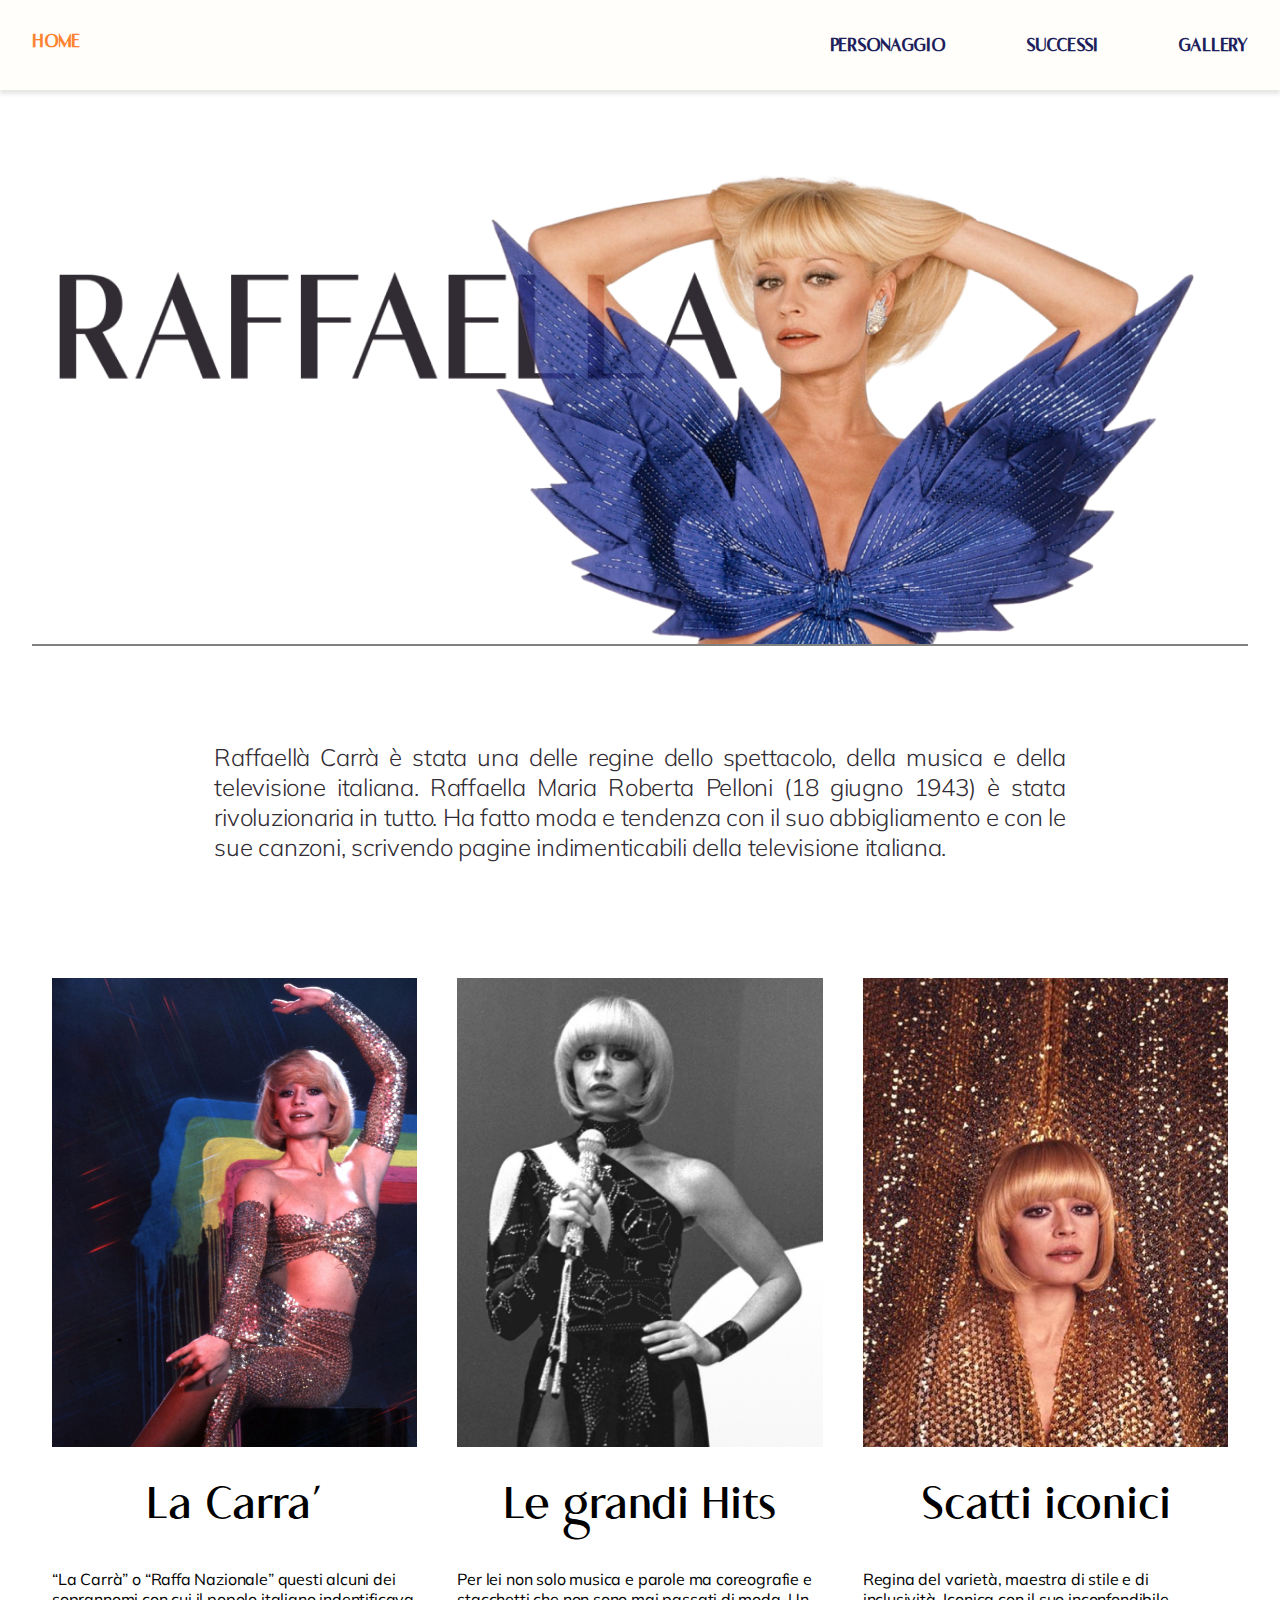
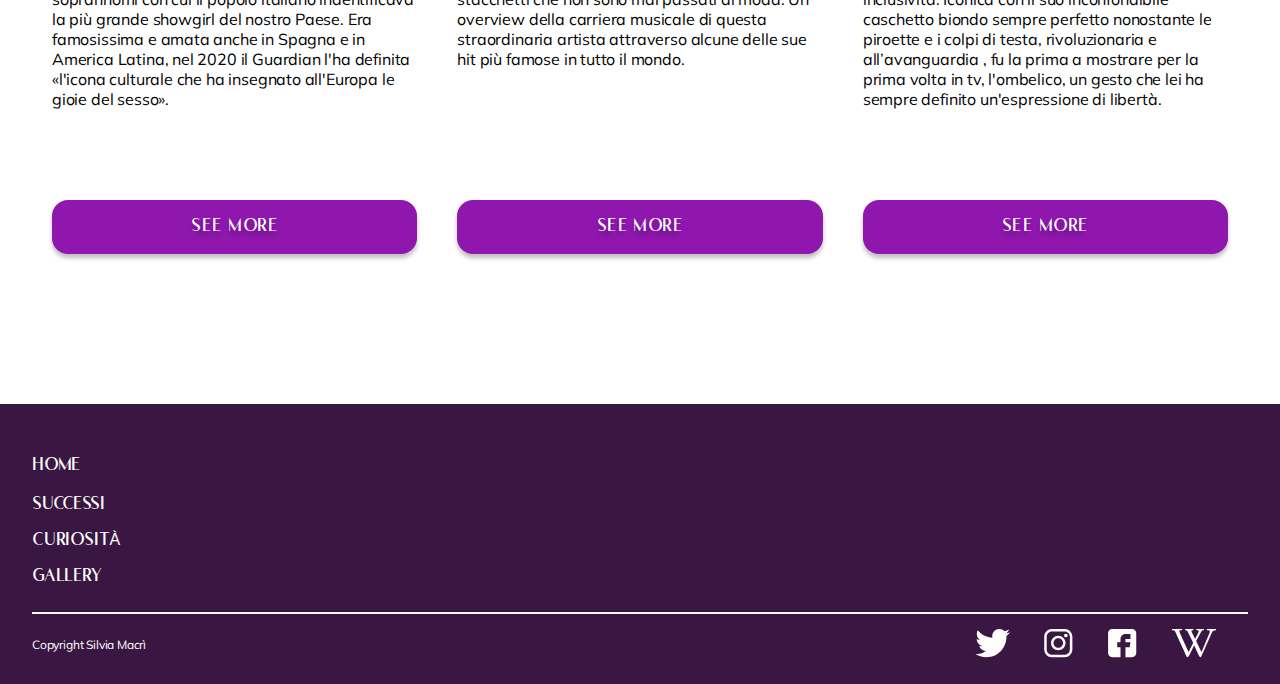
<file: index.html>
<!DOCTYPE html>
<html lang="it">
  <head>
    <meta charset="UTF-8" />
    <meta http-equiv="X-UA-Compatible" content="IE=edge" />
    <meta name="viewport" content="width=device-width, initial-scale=1.0" />
    <title>Home</title>
    <link rel="stylesheet" href="styles/index.css" type="text/css" />
    <link rel="stylesheet" href="styles/home.css" type="text/css" />
  </head>
  <body>
    <nav class="flex" id="navbar">
      <div class="container flex">
        <a class="link home active" href="#">HOME</a>
        <ul class="flex navlist">
          <li><a class="navlink link" href="personaggio.html">PERSONAGGIO</a></li>
          <li><a class="navlink link" href="success.html">SUCCESSI</a></li>
          <li><a class="navlink link pr-0" href="gallery.html">GALLERY</a></li>
        </ul>
      </div>
    </nav>

    <section id="header">
      <div class="container">
        <div class="flex align-center column">
          <img src="images/home.png" alt="Home" />
          <div class="hr-line"></div>
          <p class="subtitle description">
            Raffaellà Carrà è stata una delle regine dello spettacolo, della musica e della televisione italiana. Raffaella Maria Roberta Pelloni (18
            giugno 1943) è stata rivoluzionaria in tutto. Ha fatto moda e tendenza con il suo abbigliamento e con le sue canzoni, scrivendo pagine
            indimenticabili della televisione italiana.
          </p>
        </div>

        <div class="cards flex justify-between">
          <div class="single-card">
            <!-- <img src="images/Image 423_620.png" alt="Card 1" /> -->
            <div class="card-img" style="background-image: url('images/Image\ 423_620.png')"></div>
            <h2 class="card-title text-center">La Carra’</h2>
            <p class="card-description">
              “La Carrà” o “Raffa Nazionale” questi alcuni dei soprannomi con cui il popolo italiano indentificava la più grande showgirl del nostro
              Paese. Era famosissima e amata anche in Spagna e in America Latina, nel 2020 il Guardian l'ha definita «l'icona culturale che ha
              insegnato all'Europa le gioie del sesso».
            </p>
            <a href="personaggio.html" class="page-link btn card-btn flex align-center justify-center">SEE MORE</a>
          </div>
          <div class="single-card">
            <!-- <img src="images/Frame 3.png" alt="Card 1" /> -->
            <div class="card-img" style="background-image: url('images/Frame\ 3.png')"></div>
            <h2 class="card-title text-center">Le grandi Hits</h2>
            <p class="card-description">
              Per lei non solo musica e parole ma coreografie e stacchetti che non sono mai passati di moda. Un overview della carriera musicale di
              questa straordinaria artista attraverso alcune delle sue hit più famose in tutto il mondo.
            </p>
            <a href="success.html" class="page-link btn card-btn flex align-center justify-center">SEE MORE</a>
          </div>
          <div class="single-card">
            <!-- <img src="images/Rectangle 40.png" alt="Card 1" /> -->
            <div class="card-img" style="background-image: url('images/Rectangle\ 40.png')"></div>
            <h2 class="card-title text-center">Scatti iconici</h2>
            <p class="card-description">
              Regina del varietà, maestra di stile e di inclusività. Iconica con il suo inconfondibile caschetto biondo sempre perfetto nonostante le
              piroette e i colpi di testa, rivoluzionaria e all’avanguardia , fu la prima a mostrare per la prima volta in tv, l'ombelico, un gesto
              che lei ha sempre definito un'espressione di libertà.
            </p>
            <a href="gallery.html" class="page-link btn card-btn flex align-center justify-center">SEE MORE</a>
          </div>
        </div>
      </div>
    </section>

    <footer id="footer" class="footer-home">
      <div class="container">
        <div class="flex column">
          <ul class="footer-list flex column">
            <li class="footer-item"><a class="footer-link link" href="index.html">HOME</a></li>
            <li class="footer-item" style="padding-top: 11px">
              <a class="footer-link link" style="padding-top: 11px" href="success.html">SUCCESSI</a>
            </li>
            <li class="footer-item"><a class="footer-link link" href="personaggio.html">curiosità</a></li>
            <li class="footer-item"><a class="footer-link link" href="gallery.html">GALLERY</a></li>
          </ul>
          <div class="line"></div>
          <div class="flex justify-between">
            <div class="copyright small">Copyright Silvia Macrì</div>
            <div class="social-links">
              <a class="single-social-link" href="https://twitter.com/raffaella">
                <svg width="35" height="29" viewBox="0 0 35 29" fill="none" xmlns="http://www.w3.org/2000/svg">
                  <path
                    d="M35.0001 3.33336C33.7113 3.89867 32.3381 4.27338 30.9065 4.45531C32.3793 3.57595 33.5034 2.19408 34.0319 0.528486C32.6587 1.34721 31.1425 1.92551 29.5268 2.24823C28.2229 0.859874 26.3645 0 24.3372 0C20.4039 0 17.2373 3.19258 17.2373 7.10641C17.2373 7.66955 17.2849 8.21103 17.4019 8.72652C11.4954 8.43845 6.26903 5.60759 2.75806 1.29522C2.1451 2.3587 1.78556 3.57595 1.78556 4.88633C1.78556 7.34683 3.05262 9.52792 4.94131 10.7907C3.79987 10.769 2.68008 10.4376 1.73141 9.91562C1.73141 9.93728 1.73141 9.96543 1.73141 9.99359C1.73141 13.4461 4.19407 16.3138 7.42347 16.9744C6.84516 17.1325 6.21488 17.2083 5.56077 17.2083C5.10592 17.2083 4.64675 17.1823 4.21573 17.087C5.13625 19.9005 7.74836 21.969 10.8543 22.0361C8.43712 23.927 5.368 25.0663 2.04547 25.0663C1.46283 25.0663 0.904024 25.0403 0.345215 24.9688C3.49231 26.9983 7.22204 28.1571 11.2442 28.1571C24.3177 28.1571 31.4653 17.3274 31.4653 7.94029C31.4653 7.62623 31.4544 7.323 31.4393 7.02194C32.8493 6.02128 34.0341 4.77154 35.0001 3.33336Z"
                    fill="#FFFEFA"
                  />
                </svg>
              </a>
              <a class="single-social-link" href="https://www.instagram.com/raffaellacarra_fans_official/">
                <svg width="29" height="29" viewBox="0 0 29 29" fill="none" xmlns="http://www.w3.org/2000/svg">
                  <path
                    d="M20.6019 0H7.9855C3.70103 0 0.215332 3.48586 0.215332 7.77033V20.3867C0.215332 24.6714 3.70103 28.1571 7.9855 28.1571H20.6019C24.8867 28.1571 28.3724 24.6712 28.3724 20.3867V7.77033C28.3726 3.48586 24.8867 0 20.6019 0ZM25.8743 20.3867C25.8743 23.2938 23.5092 25.6588 20.6021 25.6588H7.9855C5.07855 25.659 2.71356 23.2938 2.71356 20.3867V7.77033C2.71356 4.86339 5.07855 2.49823 7.9855 2.49823H20.6019C23.509 2.49823 25.8742 4.86339 25.8742 7.77033V20.3867H25.8743Z"
                    fill="#FFFEFA"
                  />
                  <path
                    d="M14.2939 6.82355C10.2933 6.82355 7.03857 10.0782 7.03857 14.0789C7.03857 18.0794 10.2933 21.3339 14.2939 21.3339C18.2946 21.3339 21.5493 18.0794 21.5493 14.0789C21.5493 10.0782 18.2946 6.82355 14.2939 6.82355ZM14.2939 18.8355C11.671 18.8355 9.53681 16.7017 9.53681 14.0787C9.53681 11.4556 11.6708 9.32161 14.2939 9.32161C16.9171 9.32161 19.0511 11.4556 19.0511 14.0787C19.0511 16.7017 16.9169 18.8355 14.2939 18.8355Z"
                    fill="#FFFEFA"
                  />
                  <path
                    d="M21.8535 4.7052C21.3722 4.7052 20.8994 4.90006 20.5594 5.24149C20.2178 5.58125 20.0215 6.05424 20.0215 6.53724C20.0215 7.01873 20.218 7.49156 20.5594 7.83299C20.8992 8.17274 21.3722 8.36927 21.8535 8.36927C22.3365 8.36927 22.8078 8.17274 23.1493 7.83299C23.4907 7.49156 23.6856 7.01856 23.6856 6.53724C23.6856 6.05424 23.4907 5.58125 23.1493 5.24149C22.8095 4.90006 22.3365 4.7052 21.8535 4.7052Z"
                    fill="#FFFEFA"
                  />
                </svg>
              </a>
              <a class="single-social-link" href="https://www.facebook.com/raffcarra">
                <svg width="29" height="29" viewBox="0 0 29 29" fill="none" xmlns="http://www.w3.org/2000/svg">
                  <path
                    d="M24.1179 0H4.21002C1.93592 0 0.0854492 1.85047 0.0854492 4.12457V24.0325C0.0854492 26.3066 1.93592 28.1571 4.21002 28.1571H12.5142V18.2031H9.2145V13.2536H12.5142V9.89897C12.5142 7.16966 14.7343 4.94948 17.4636 4.94948H22.4681V9.89897H17.4636V13.2536H22.4681L21.6432 18.2031H17.4636V28.1571H24.1179C26.392 28.1571 28.2425 26.3066 28.2425 24.0325V4.12457C28.2425 1.85047 26.392 0 24.1179 0Z"
                    fill="#FFFEFA"
                  />
                </svg>
              </a>
              <a
                class="single-social-link"
                href="https://it.wikipedia.org/wiki/Raffaella_Carr%C3%A0#:~:text=Raffaella%20Carr%C3%A0%2C%20pseudonimo%20di%20Raffaella,radiofonica%20e%20autrice%20televisiva%20italiana"
              >
                <svg width="45" height="29" viewBox="0 0 45 29" fill="none" xmlns="http://www.w3.org/2000/svg">
                  <path
                    d="M22.2239 16.1463C20.5044 19.7188 18.1477 24.5553 16.9793 26.7374C15.8484 28.7243 14.9071 28.4582 14.1619 26.7906C11.5782 20.6479 6.26969 9.88169 3.77416 3.84549C3.31341 2.73228 2.9651 2.02044 2.63662 1.73881C2.30374 1.46162 1.61813 1.2953 0.573179 1.23543C0.18959 1.19329 0 1.10016 0 0.944927V0.104472L0.0947949 0.0202045C1.79449 0.0113343 10.0218 0.0202045 10.0218 0.0202045L10.1144 0.104472V0.907228C10.1144 1.12898 9.97552 1.23321 9.69995 1.23321L8.66382 1.28643C7.77539 1.34409 7.33008 1.59024 7.33008 2.09584C7.33008 2.34421 7.42708 2.70567 7.63651 3.20684C9.625 8.09877 16.4921 22.6593 16.4921 22.6593L16.7434 22.7458L21.1745 13.8489L20.2883 11.8753L17.2395 5.8413C17.2395 5.8413 16.6553 4.63273 16.4524 4.22913C15.1143 1.56141 15.1451 1.42392 13.7938 1.24208C13.4124 1.19773 13.2184 1.14894 13.2184 0.964885V0.100037L13.3286 0.0179871H21.2164L21.4259 0.0845144V0.918316C21.4259 1.11346 21.287 1.19551 21.0092 1.19551L20.4426 1.282C18.9877 1.39509 19.2279 1.98718 20.1935 3.91202L23.1013 9.92604L26.331 3.44633C26.8689 2.26437 26.7586 1.965 26.536 1.69668C26.4081 1.54145 25.9738 1.28643 25.0435 1.25317L24.6731 1.21325C24.576 1.21339 24.4817 1.1797 24.4064 1.1179C24.3676 1.09206 24.3359 1.05674 24.3143 1.01525C24.2927 0.973757 24.2819 0.927438 24.2829 0.880617V0.0889492L24.3954 0.00689907C26.6881 -0.00862384 31.8269 0.00689907 31.8269 0.00689907L31.9371 0.0889492V0.89614C31.9371 1.12011 31.8269 1.22434 31.5822 1.22434C30.3939 1.27756 30.1448 1.39953 29.6995 2.03597C29.479 2.37747 29.0095 3.12257 28.5134 3.95415L24.2829 11.8553L24.1639 12.1037L29.2961 22.6659L29.6091 22.7568L37.6887 3.4552C37.9731 2.67462 37.9246 2.12023 37.5719 1.8009C37.2081 1.48158 36.9348 1.2953 35.9934 1.25539L35.2218 1.22434C35.1222 1.22788 35.024 1.19912 34.9419 1.14229C34.9039 1.11851 34.8722 1.086 34.8492 1.04744C34.8262 1.00889 34.8126 0.965393 34.8096 0.920534V0.119995L34.9176 0.0357274H44.0378L44.1127 0.119995V0.927186C44.1127 1.14894 43.976 1.25982 43.7291 1.25982C42.5365 1.31304 41.6569 1.59245 41.0771 2.03818C40.4973 2.51052 40.052 3.17801 39.7235 4.01181C39.7235 4.01181 32.292 21.1314 29.7502 26.8283C28.7846 28.691 27.8146 28.5247 26.9879 26.7706C25.9363 24.6041 23.7296 19.772 22.1247 16.2128L22.2239 16.1463Z"
                    fill="#FFFEF9"
                  />
                </svg>
              </a>
            </div>
          </div>
        </div>
      </div>
    </footer>
  </body>
</html>
</file>
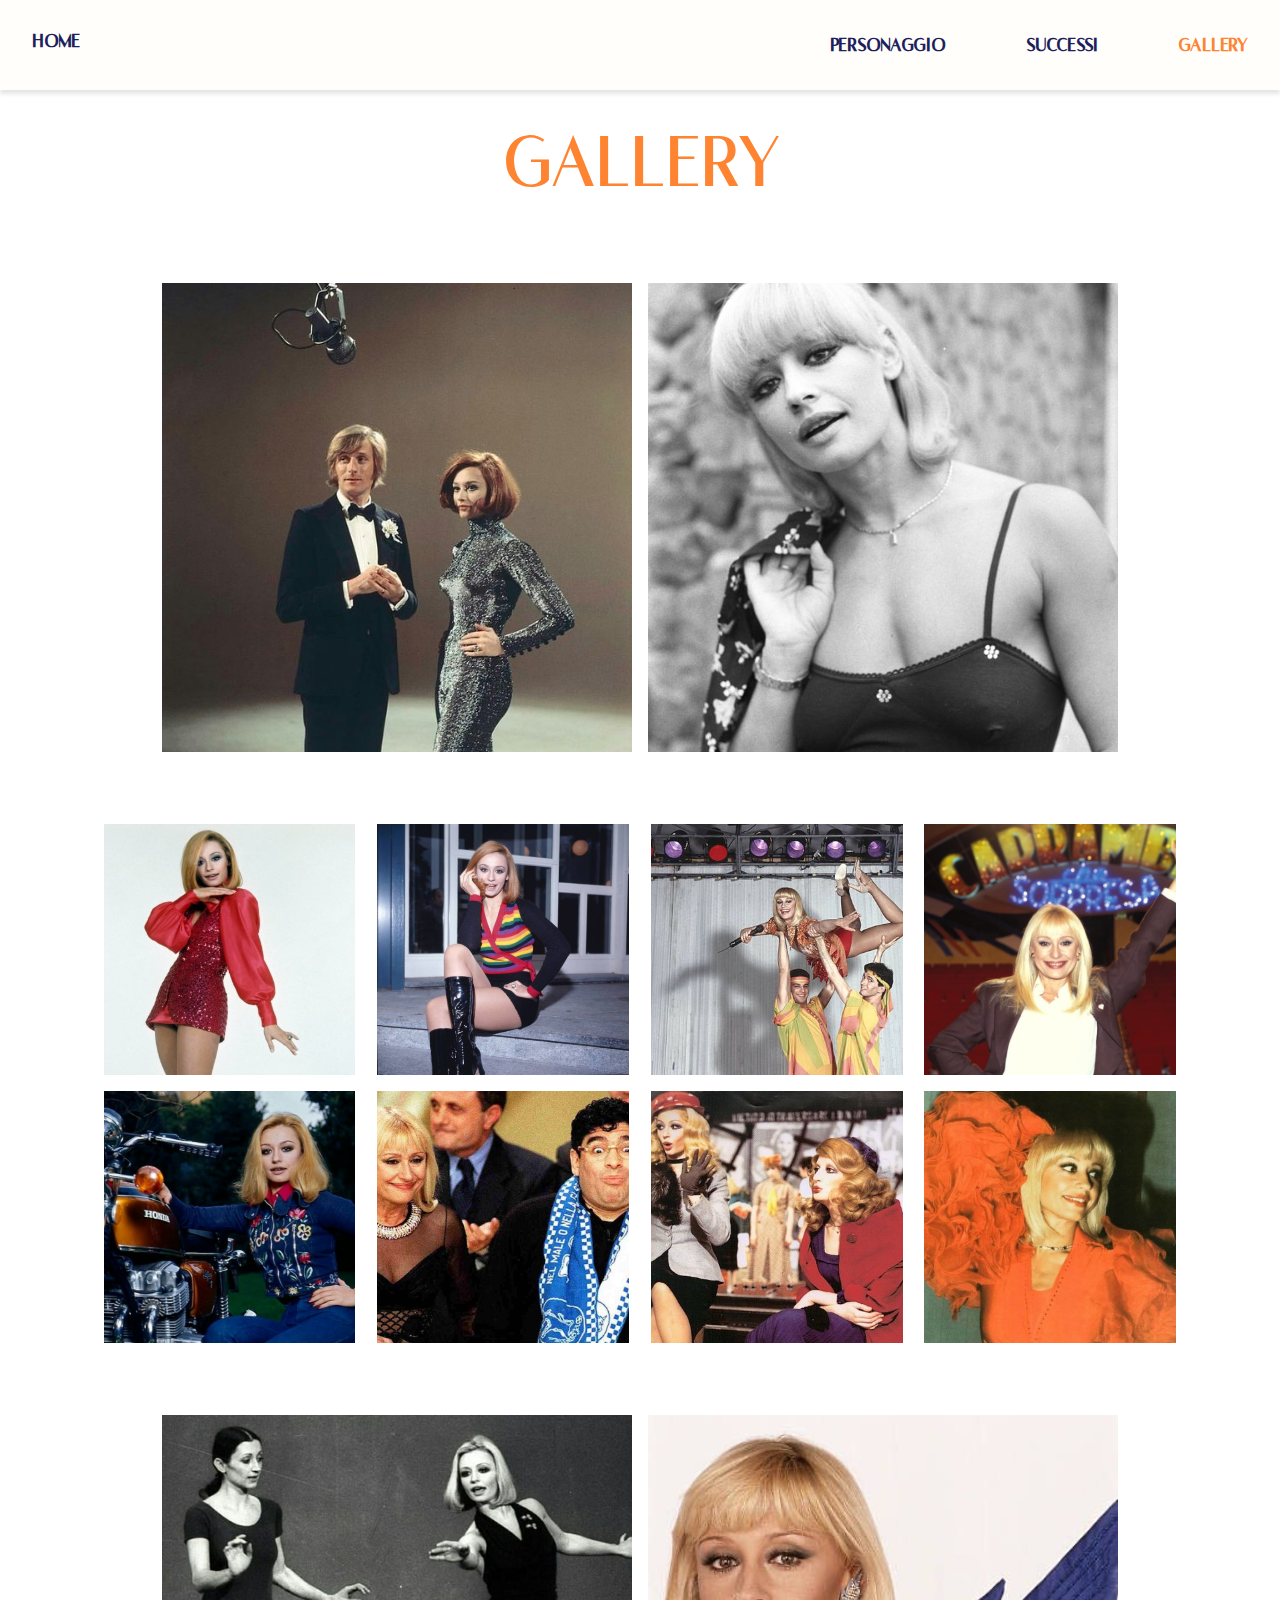
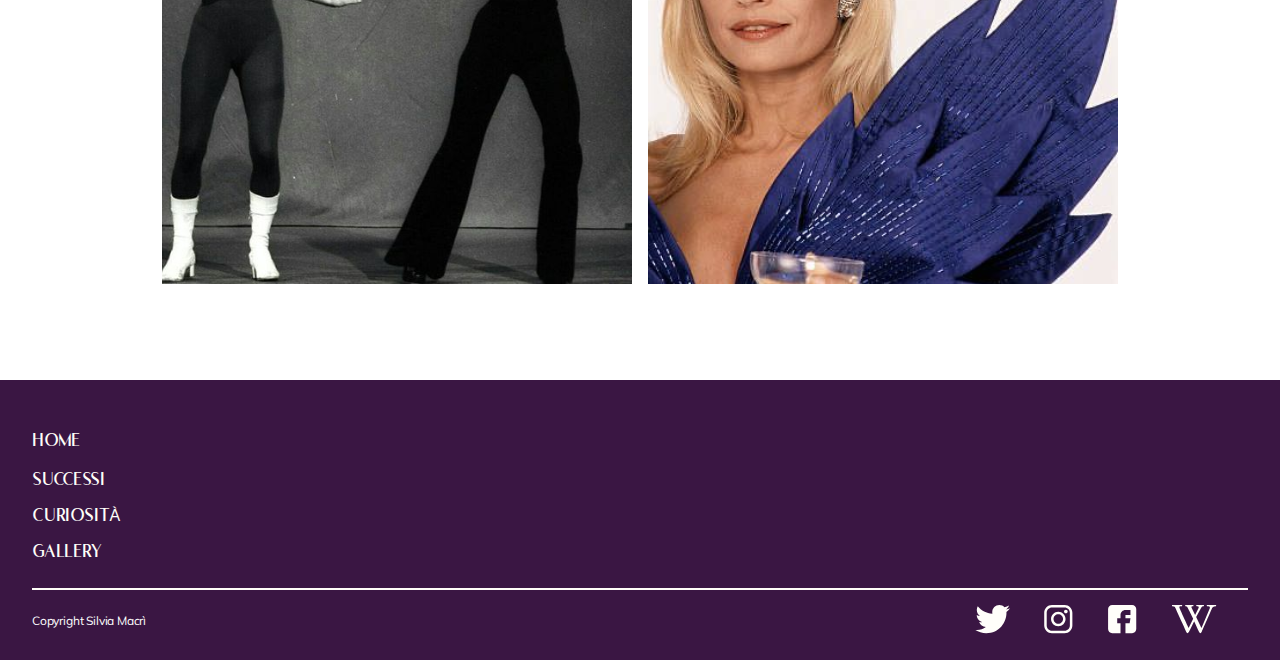
<file: gallery.html>
<!DOCTYPE html>
<html lang="it">
  <head>
    <meta charset="UTF-8" />
    <meta http-equiv="X-UA-Compatible" content="IE=edge" />
    <meta name="viewport" content="width=device-width, initial-scale=1.0" />
    <title>Gallery</title>
    <link rel="stylesheet" href="styles/index.css" type="text/css" />
    <link rel="stylesheet" href="styles/gallery.css" type="text/css" />
  </head>
  <body>
    <nav class="flex" id="navbar">
      <div class="container flex">
        <a class="link home" href="index.html">HOME</a>
        <ul class="flex navlist">
          <li><a class="navlink link" href="personaggio.html">PERSONAGGIO</a></li>
          <li><a class="navlink link" href="success.html">SUCCESSI</a></li>
          <li><a class="navlink link active pr-0" href="#">GALLERY</a></li>
        </ul>
      </div>
    </nav>

    <main class="main">
        <div class="flex justify-center">
            <h1 class="title">
                GALLERY
            </h1>
        </div>
        <section class="section1 flex">
            <div>
                <img src="images/img-gallery/image1.svg" alt="Gallery image">
            </div>
            <div>
                <img src="images/img-gallery/image2.svg" alt="Gallery image">
            </div>
        </section>
        <section class="section2 flex">
            <div>
                <img src="images/img-gallery/image3.svg" alt="Gallery image">
            </div>
            <div>
                <img src="images/img-gallery/image4.svg" alt="Gallery image">
            </div>
            <div>
                <img src="images/img-gallery/image5.svg" alt="Gallery image">
            </div>
            <div>
                <img src="images/img-gallery/image6.svg" alt="Gallery image">
            </div>
            <div>
                <img src="images/img-gallery/image7.svg" alt="Gallery image">
            </div>
            <div>
                <img src="images/img-gallery/image8.svg" alt="Gallery image">
            </div>
            <div>
                <img src="images/img-gallery/image9.svg" alt="Gallery image">
            </div>
            <div>
                <img src="images/img-gallery/image10.svg" alt="Gallery image">
            </div>
        </section>
        <section class="section3 flex">
            <div>
                <img src="images/img-gallery/image11.svg" alt="Gallery image">
            </div>
            <div>
                <img src="images/img-gallery/image12.svg" alt="Gallery image">
            </div>
        </section>

    </main>

    <footer id="footer" class="footer-home">
      <div class="container">
        <div class="flex column">
          <ul class="footer-list flex column">
            <li class="footer-item"><a class="footer-link link" href="index.html">HOME</a></li>
            <li class="footer-item" style="padding-top: 11px">
              <a class="footer-link link" style="padding-top: 11px" href="success.html">SUCCESSI</a>
            </li>
            <li class="footer-item"><a class="footer-link link" href="personaggio.html">curiosità</a></li>
            <li class="footer-item"><a class="footer-link link" href="gallery.html">GALLERY</a></li>
          </ul>
          <div class="line"></div>
          <div class="flex justify-between">
            <div class="copyright small">Copyright Silvia Macrì</div>
            <div class="social-links">
              <a class="single-social-link" href="https://twitter.com/raffaella">
                <svg width="35" height="29" viewBox="0 0 35 29" fill="none" xmlns="http://www.w3.org/2000/svg">
                  <path
                    d="M35.0001 3.33336C33.7113 3.89867 32.3381 4.27338 30.9065 4.45531C32.3793 3.57595 33.5034 2.19408 34.0319 0.528486C32.6587 1.34721 31.1425 1.92551 29.5268 2.24823C28.2229 0.859874 26.3645 0 24.3372 0C20.4039 0 17.2373 3.19258 17.2373 7.10641C17.2373 7.66955 17.2849 8.21103 17.4019 8.72652C11.4954 8.43845 6.26903 5.60759 2.75806 1.29522C2.1451 2.3587 1.78556 3.57595 1.78556 4.88633C1.78556 7.34683 3.05262 9.52792 4.94131 10.7907C3.79987 10.769 2.68008 10.4376 1.73141 9.91562C1.73141 9.93728 1.73141 9.96543 1.73141 9.99359C1.73141 13.4461 4.19407 16.3138 7.42347 16.9744C6.84516 17.1325 6.21488 17.2083 5.56077 17.2083C5.10592 17.2083 4.64675 17.1823 4.21573 17.087C5.13625 19.9005 7.74836 21.969 10.8543 22.0361C8.43712 23.927 5.368 25.0663 2.04547 25.0663C1.46283 25.0663 0.904024 25.0403 0.345215 24.9688C3.49231 26.9983 7.22204 28.1571 11.2442 28.1571C24.3177 28.1571 31.4653 17.3274 31.4653 7.94029C31.4653 7.62623 31.4544 7.323 31.4393 7.02194C32.8493 6.02128 34.0341 4.77154 35.0001 3.33336Z"
                    fill="#FFFEFA"
                  />
                </svg>
              </a>
              <a class="single-social-link" href="https://www.instagram.com/raffaellacarra_fans_official/">
                <svg width="29" height="29" viewBox="0 0 29 29" fill="none" xmlns="http://www.w3.org/2000/svg">
                  <path
                    d="M20.6019 0H7.9855C3.70103 0 0.215332 3.48586 0.215332 7.77033V20.3867C0.215332 24.6714 3.70103 28.1571 7.9855 28.1571H20.6019C24.8867 28.1571 28.3724 24.6712 28.3724 20.3867V7.77033C28.3726 3.48586 24.8867 0 20.6019 0ZM25.8743 20.3867C25.8743 23.2938 23.5092 25.6588 20.6021 25.6588H7.9855C5.07855 25.659 2.71356 23.2938 2.71356 20.3867V7.77033C2.71356 4.86339 5.07855 2.49823 7.9855 2.49823H20.6019C23.509 2.49823 25.8742 4.86339 25.8742 7.77033V20.3867H25.8743Z"
                    fill="#FFFEFA"
                  />
                  <path
                    d="M14.2939 6.82355C10.2933 6.82355 7.03857 10.0782 7.03857 14.0789C7.03857 18.0794 10.2933 21.3339 14.2939 21.3339C18.2946 21.3339 21.5493 18.0794 21.5493 14.0789C21.5493 10.0782 18.2946 6.82355 14.2939 6.82355ZM14.2939 18.8355C11.671 18.8355 9.53681 16.7017 9.53681 14.0787C9.53681 11.4556 11.6708 9.32161 14.2939 9.32161C16.9171 9.32161 19.0511 11.4556 19.0511 14.0787C19.0511 16.7017 16.9169 18.8355 14.2939 18.8355Z"
                    fill="#FFFEFA"
                  />
                  <path
                    d="M21.8535 4.7052C21.3722 4.7052 20.8994 4.90006 20.5594 5.24149C20.2178 5.58125 20.0215 6.05424 20.0215 6.53724C20.0215 7.01873 20.218 7.49156 20.5594 7.83299C20.8992 8.17274 21.3722 8.36927 21.8535 8.36927C22.3365 8.36927 22.8078 8.17274 23.1493 7.83299C23.4907 7.49156 23.6856 7.01856 23.6856 6.53724C23.6856 6.05424 23.4907 5.58125 23.1493 5.24149C22.8095 4.90006 22.3365 4.7052 21.8535 4.7052Z"
                    fill="#FFFEFA"
                  />
                </svg>
              </a>
              <a class="single-social-link" href="https://www.facebook.com/raffcarra">
                <svg width="29" height="29" viewBox="0 0 29 29" fill="none" xmlns="http://www.w3.org/2000/svg">
                  <path
                    d="M24.1179 0H4.21002C1.93592 0 0.0854492 1.85047 0.0854492 4.12457V24.0325C0.0854492 26.3066 1.93592 28.1571 4.21002 28.1571H12.5142V18.2031H9.2145V13.2536H12.5142V9.89897C12.5142 7.16966 14.7343 4.94948 17.4636 4.94948H22.4681V9.89897H17.4636V13.2536H22.4681L21.6432 18.2031H17.4636V28.1571H24.1179C26.392 28.1571 28.2425 26.3066 28.2425 24.0325V4.12457C28.2425 1.85047 26.392 0 24.1179 0Z"
                    fill="#FFFEFA"
                  />
                </svg>
              </a>
              <a
                class="single-social-link"
                href="https://it.wikipedia.org/wiki/Raffaella_Carr%C3%A0#:~:text=Raffaella%20Carr%C3%A0%2C%20pseudonimo%20di%20Raffaella,radiofonica%20e%20autrice%20televisiva%20italiana"
              >
                <svg width="45" height="29" viewBox="0 0 45 29" fill="none" xmlns="http://www.w3.org/2000/svg">
                  <path
                    d="M22.2239 16.1463C20.5044 19.7188 18.1477 24.5553 16.9793 26.7374C15.8484 28.7243 14.9071 28.4582 14.1619 26.7906C11.5782 20.6479 6.26969 9.88169 3.77416 3.84549C3.31341 2.73228 2.9651 2.02044 2.63662 1.73881C2.30374 1.46162 1.61813 1.2953 0.573179 1.23543C0.18959 1.19329 0 1.10016 0 0.944927V0.104472L0.0947949 0.0202045C1.79449 0.0113343 10.0218 0.0202045 10.0218 0.0202045L10.1144 0.104472V0.907228C10.1144 1.12898 9.97552 1.23321 9.69995 1.23321L8.66382 1.28643C7.77539 1.34409 7.33008 1.59024 7.33008 2.09584C7.33008 2.34421 7.42708 2.70567 7.63651 3.20684C9.625 8.09877 16.4921 22.6593 16.4921 22.6593L16.7434 22.7458L21.1745 13.8489L20.2883 11.8753L17.2395 5.8413C17.2395 5.8413 16.6553 4.63273 16.4524 4.22913C15.1143 1.56141 15.1451 1.42392 13.7938 1.24208C13.4124 1.19773 13.2184 1.14894 13.2184 0.964885V0.100037L13.3286 0.0179871H21.2164L21.4259 0.0845144V0.918316C21.4259 1.11346 21.287 1.19551 21.0092 1.19551L20.4426 1.282C18.9877 1.39509 19.2279 1.98718 20.1935 3.91202L23.1013 9.92604L26.331 3.44633C26.8689 2.26437 26.7586 1.965 26.536 1.69668C26.4081 1.54145 25.9738 1.28643 25.0435 1.25317L24.6731 1.21325C24.576 1.21339 24.4817 1.1797 24.4064 1.1179C24.3676 1.09206 24.3359 1.05674 24.3143 1.01525C24.2927 0.973757 24.2819 0.927438 24.2829 0.880617V0.0889492L24.3954 0.00689907C26.6881 -0.00862384 31.8269 0.00689907 31.8269 0.00689907L31.9371 0.0889492V0.89614C31.9371 1.12011 31.8269 1.22434 31.5822 1.22434C30.3939 1.27756 30.1448 1.39953 29.6995 2.03597C29.479 2.37747 29.0095 3.12257 28.5134 3.95415L24.2829 11.8553L24.1639 12.1037L29.2961 22.6659L29.6091 22.7568L37.6887 3.4552C37.9731 2.67462 37.9246 2.12023 37.5719 1.8009C37.2081 1.48158 36.9348 1.2953 35.9934 1.25539L35.2218 1.22434C35.1222 1.22788 35.024 1.19912 34.9419 1.14229C34.9039 1.11851 34.8722 1.086 34.8492 1.04744C34.8262 1.00889 34.8126 0.965393 34.8096 0.920534V0.119995L34.9176 0.0357274H44.0378L44.1127 0.119995V0.927186C44.1127 1.14894 43.976 1.25982 43.7291 1.25982C42.5365 1.31304 41.6569 1.59245 41.0771 2.03818C40.4973 2.51052 40.052 3.17801 39.7235 4.01181C39.7235 4.01181 32.292 21.1314 29.7502 26.8283C28.7846 28.691 27.8146 28.5247 26.9879 26.7706C25.9363 24.6041 23.7296 19.772 22.1247 16.2128L22.2239 16.1463Z"
                    fill="#FFFEF9"
                  />
                </svg>
              </a>
            </div>
          </div>
        </div>
      </div>
    </footer>
  </body>
</html>
</file>
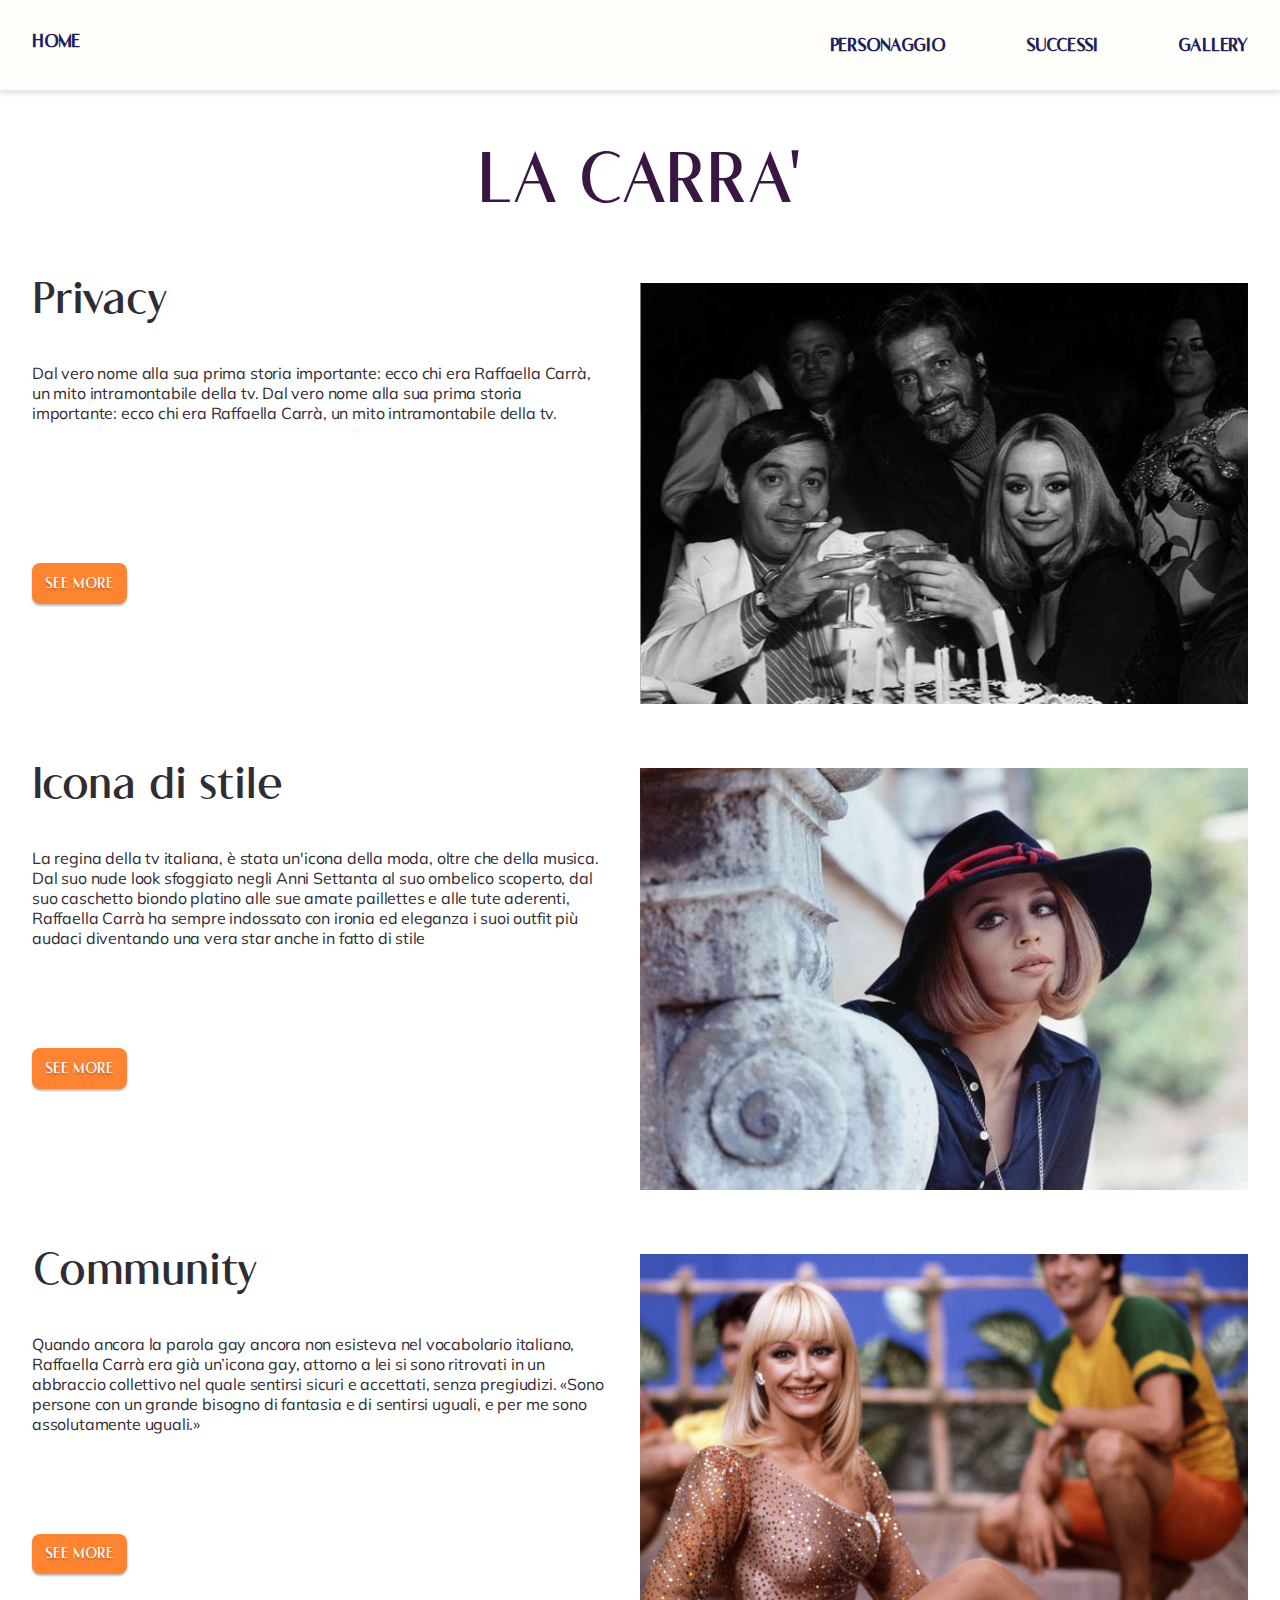
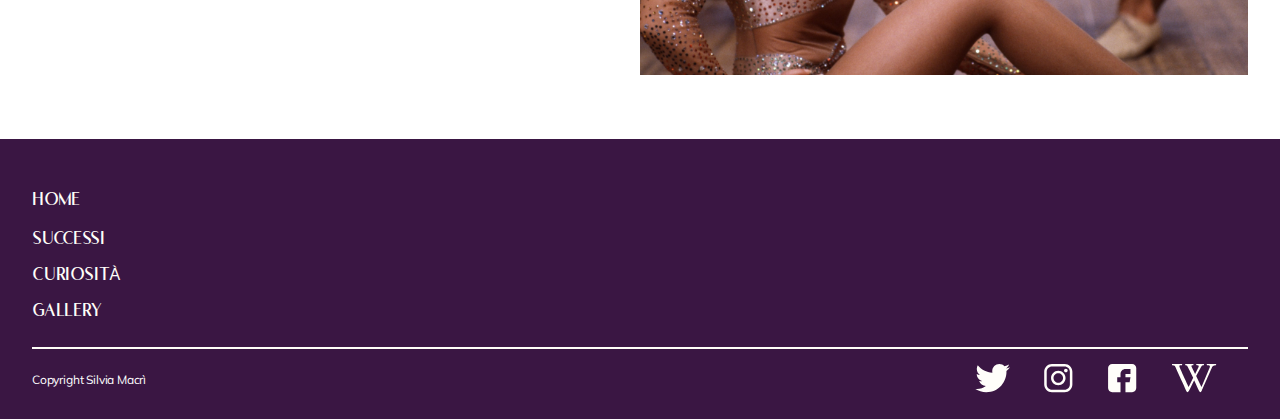
<file: personaggio.html>
<!DOCTYPE html>
<html lang="it">

<head>
    <meta charset="UTF-8" />
    <meta http-equiv="X-UA-Compatible" content="IE=edge" />
    <meta name="viewport" content="width=device-width, initial-scale=1.0" />
    <title>PERSONAGGIO</title>
    <link rel="stylesheet" href="styles/index.css" type="text/css" />
    <link rel="stylesheet" href="styles/personaggio.css" type="text/css" />
</head>

<body>
    <!-- Navbar content -->
    <nav class="flex" id="navbar">
        <div class="container flex">
            <a class="link home" href="index.html">HOME</a>
            <ul class="flex navlist">
                <li><a class="navlink link" href="#">PERSONAGGIO</a></li>
                <li><a class="navlink link" href="success.html">SUCCESSI</a></li>
                <li><a class="navlink link pr-0" style="padding-right: 0" href="">GALLERY</a></li>
            </ul>
        </div>
    </nav>

    <!-- Page Content -->
    <main class="main_section">
        <section>
            <h1 class="title">LA CARRA'</h1>
        </section>
        <section class="flex column persons">
            <div class="flex person">
                <div class="text_column flex column">
                    <div class="text">

                        <h2 class="head">
                            Privacy
                        </h2>
                        <p class="para">
                            Dal vero nome alla sua prima storia importante: ecco chi era Raffaella Carrà, un mito
                            intramontabile della tv. Dal vero nome alla sua prima storia importante: ecco chi era
                            Raffaella Carrà, un mito intramontabile della tv.
                        </p>
                    </div>
                    <div class="button">
                        <button class="more">
                            <a href="Personaggio/privacy.html">
                                See More
                            </a>
                        </button>
                    </div>
                </div>
                <div class="image">
                    <img src="images/personaggio/person1.svg" alt="Personaggio 1">
                </div>
            </div>
            <div class="flex person">
                <div class="text_column flex column">
                    <div class="text">
                        <h2 class="head">
                            Icona di stile
                        </h2>
                        <p class="para">
                            La regina della tv italiana, è stata un'icona della moda, oltre che della musica. Dal suo
                            nude look sfoggiato negli Anni Settanta al suo ombelico scoperto, dal suo caschetto biondo
                            platino alle sue amate paillettes e alle tute aderenti, Raffaella Carrà ha sempre indossato
                            con ironia ed eleganza i suoi outfit più audaci diventando una vera star anche in fatto di
                            stile
                        </p>
                    </div>
                    <div class="button">
                        <button class="more">
                            <a href="Personaggio/icona.html">
                                See More
                            </a>
                        </button>
                    </div>
                </div>
                <div class="image">
                    <img src="images/personaggio/person2.svg" alt="Personaggio 1">
                </div>
            </div>
            <div class="flex person">
                <div class="text_column flex column">
                    <div class="text">

                        <h2 class="head">
                            Community
                        </h2>
                        <p class="para">
                            Quando ancora la parola gay ancora non esisteva nel vocabolario italiano, Raffaella Carrà
                            era già un’icona gay, attorno a lei si sono ritrovati in un abbraccio collettivo nel quale
                            sentirsi sicuri e accettati, senza pregiudizi. «Sono persone con un grande bisogno di
                            fantasia e di sentirsi uguali, e per me sono assolutamente uguali.»

                        </p>
                    </div>
                    <div class="button">
                        <button class="more">
                            <a href="Personaggio/community.html">
                                See More
                            </a>
                        </button>
                    </div>
                </div>
                <div class="image">
                    <img src="images/personaggio/person3.svg" alt="Personaggio 1">
                </div>
            </div>
        </section>
    </main>

    <!-- Foooter content -->
    <footer id="footer" class="footer-home">
        <div class="container">
          <div class="flex column">
            <ul class="footer-list flex column">
              <li class="footer-item"><a class="footer-link link" href="index.html">HOME</a></li>
              <li class="footer-item" style="padding-top: 11px">
                <a class="footer-link link" style="padding-top: 11px" href="success.html">SUCCESSI</a>
              </li>
              <li class="footer-item"><a class="footer-link link" href="personaggio.html">curiosità</a></li>
              <li class="footer-item"><a class="footer-link link" href="gallery.html">GALLERY</a></li>
            </ul>
            <div class="line"></div>
            <div class="flex justify-between">
              <div class="copyright small">Copyright Silvia Macrì</div>
              <div class="social-links">
                <a class="single-social-link" href="https://twitter.com/raffaella">
                  <svg width="35" height="29" viewBox="0 0 35 29" fill="none" xmlns="http://www.w3.org/2000/svg">
                    <path
                      d="M35.0001 3.33336C33.7113 3.89867 32.3381 4.27338 30.9065 4.45531C32.3793 3.57595 33.5034 2.19408 34.0319 0.528486C32.6587 1.34721 31.1425 1.92551 29.5268 2.24823C28.2229 0.859874 26.3645 0 24.3372 0C20.4039 0 17.2373 3.19258 17.2373 7.10641C17.2373 7.66955 17.2849 8.21103 17.4019 8.72652C11.4954 8.43845 6.26903 5.60759 2.75806 1.29522C2.1451 2.3587 1.78556 3.57595 1.78556 4.88633C1.78556 7.34683 3.05262 9.52792 4.94131 10.7907C3.79987 10.769 2.68008 10.4376 1.73141 9.91562C1.73141 9.93728 1.73141 9.96543 1.73141 9.99359C1.73141 13.4461 4.19407 16.3138 7.42347 16.9744C6.84516 17.1325 6.21488 17.2083 5.56077 17.2083C5.10592 17.2083 4.64675 17.1823 4.21573 17.087C5.13625 19.9005 7.74836 21.969 10.8543 22.0361C8.43712 23.927 5.368 25.0663 2.04547 25.0663C1.46283 25.0663 0.904024 25.0403 0.345215 24.9688C3.49231 26.9983 7.22204 28.1571 11.2442 28.1571C24.3177 28.1571 31.4653 17.3274 31.4653 7.94029C31.4653 7.62623 31.4544 7.323 31.4393 7.02194C32.8493 6.02128 34.0341 4.77154 35.0001 3.33336Z"
                      fill="#FFFEFA"
                    />
                  </svg>
                </a>
                <a class="single-social-link" href="https://www.instagram.com/raffaellacarra_fans_official/">
                  <svg width="29" height="29" viewBox="0 0 29 29" fill="none" xmlns="http://www.w3.org/2000/svg">
                    <path
                      d="M20.6019 0H7.9855C3.70103 0 0.215332 3.48586 0.215332 7.77033V20.3867C0.215332 24.6714 3.70103 28.1571 7.9855 28.1571H20.6019C24.8867 28.1571 28.3724 24.6712 28.3724 20.3867V7.77033C28.3726 3.48586 24.8867 0 20.6019 0ZM25.8743 20.3867C25.8743 23.2938 23.5092 25.6588 20.6021 25.6588H7.9855C5.07855 25.659 2.71356 23.2938 2.71356 20.3867V7.77033C2.71356 4.86339 5.07855 2.49823 7.9855 2.49823H20.6019C23.509 2.49823 25.8742 4.86339 25.8742 7.77033V20.3867H25.8743Z"
                      fill="#FFFEFA"
                    />
                    <path
                      d="M14.2939 6.82355C10.2933 6.82355 7.03857 10.0782 7.03857 14.0789C7.03857 18.0794 10.2933 21.3339 14.2939 21.3339C18.2946 21.3339 21.5493 18.0794 21.5493 14.0789C21.5493 10.0782 18.2946 6.82355 14.2939 6.82355ZM14.2939 18.8355C11.671 18.8355 9.53681 16.7017 9.53681 14.0787C9.53681 11.4556 11.6708 9.32161 14.2939 9.32161C16.9171 9.32161 19.0511 11.4556 19.0511 14.0787C19.0511 16.7017 16.9169 18.8355 14.2939 18.8355Z"
                      fill="#FFFEFA"
                    />
                    <path
                      d="M21.8535 4.7052C21.3722 4.7052 20.8994 4.90006 20.5594 5.24149C20.2178 5.58125 20.0215 6.05424 20.0215 6.53724C20.0215 7.01873 20.218 7.49156 20.5594 7.83299C20.8992 8.17274 21.3722 8.36927 21.8535 8.36927C22.3365 8.36927 22.8078 8.17274 23.1493 7.83299C23.4907 7.49156 23.6856 7.01856 23.6856 6.53724C23.6856 6.05424 23.4907 5.58125 23.1493 5.24149C22.8095 4.90006 22.3365 4.7052 21.8535 4.7052Z"
                      fill="#FFFEFA"
                    />
                  </svg>
                </a>
                <a class="single-social-link" href="https://www.facebook.com/raffcarra">
                  <svg width="29" height="29" viewBox="0 0 29 29" fill="none" xmlns="http://www.w3.org/2000/svg">
                    <path
                      d="M24.1179 0H4.21002C1.93592 0 0.0854492 1.85047 0.0854492 4.12457V24.0325C0.0854492 26.3066 1.93592 28.1571 4.21002 28.1571H12.5142V18.2031H9.2145V13.2536H12.5142V9.89897C12.5142 7.16966 14.7343 4.94948 17.4636 4.94948H22.4681V9.89897H17.4636V13.2536H22.4681L21.6432 18.2031H17.4636V28.1571H24.1179C26.392 28.1571 28.2425 26.3066 28.2425 24.0325V4.12457C28.2425 1.85047 26.392 0 24.1179 0Z"
                      fill="#FFFEFA"
                    />
                  </svg>
                </a>
                <a
                  class="single-social-link"
                  href="https://it.wikipedia.org/wiki/Raffaella_Carr%C3%A0#:~:text=Raffaella%20Carr%C3%A0%2C%20pseudonimo%20di%20Raffaella,radiofonica%20e%20autrice%20televisiva%20italiana"
                >
                  <svg width="45" height="29" viewBox="0 0 45 29" fill="none" xmlns="http://www.w3.org/2000/svg">
                    <path
                      d="M22.2239 16.1463C20.5044 19.7188 18.1477 24.5553 16.9793 26.7374C15.8484 28.7243 14.9071 28.4582 14.1619 26.7906C11.5782 20.6479 6.26969 9.88169 3.77416 3.84549C3.31341 2.73228 2.9651 2.02044 2.63662 1.73881C2.30374 1.46162 1.61813 1.2953 0.573179 1.23543C0.18959 1.19329 0 1.10016 0 0.944927V0.104472L0.0947949 0.0202045C1.79449 0.0113343 10.0218 0.0202045 10.0218 0.0202045L10.1144 0.104472V0.907228C10.1144 1.12898 9.97552 1.23321 9.69995 1.23321L8.66382 1.28643C7.77539 1.34409 7.33008 1.59024 7.33008 2.09584C7.33008 2.34421 7.42708 2.70567 7.63651 3.20684C9.625 8.09877 16.4921 22.6593 16.4921 22.6593L16.7434 22.7458L21.1745 13.8489L20.2883 11.8753L17.2395 5.8413C17.2395 5.8413 16.6553 4.63273 16.4524 4.22913C15.1143 1.56141 15.1451 1.42392 13.7938 1.24208C13.4124 1.19773 13.2184 1.14894 13.2184 0.964885V0.100037L13.3286 0.0179871H21.2164L21.4259 0.0845144V0.918316C21.4259 1.11346 21.287 1.19551 21.0092 1.19551L20.4426 1.282C18.9877 1.39509 19.2279 1.98718 20.1935 3.91202L23.1013 9.92604L26.331 3.44633C26.8689 2.26437 26.7586 1.965 26.536 1.69668C26.4081 1.54145 25.9738 1.28643 25.0435 1.25317L24.6731 1.21325C24.576 1.21339 24.4817 1.1797 24.4064 1.1179C24.3676 1.09206 24.3359 1.05674 24.3143 1.01525C24.2927 0.973757 24.2819 0.927438 24.2829 0.880617V0.0889492L24.3954 0.00689907C26.6881 -0.00862384 31.8269 0.00689907 31.8269 0.00689907L31.9371 0.0889492V0.89614C31.9371 1.12011 31.8269 1.22434 31.5822 1.22434C30.3939 1.27756 30.1448 1.39953 29.6995 2.03597C29.479 2.37747 29.0095 3.12257 28.5134 3.95415L24.2829 11.8553L24.1639 12.1037L29.2961 22.6659L29.6091 22.7568L37.6887 3.4552C37.9731 2.67462 37.9246 2.12023 37.5719 1.8009C37.2081 1.48158 36.9348 1.2953 35.9934 1.25539L35.2218 1.22434C35.1222 1.22788 35.024 1.19912 34.9419 1.14229C34.9039 1.11851 34.8722 1.086 34.8492 1.04744C34.8262 1.00889 34.8126 0.965393 34.8096 0.920534V0.119995L34.9176 0.0357274H44.0378L44.1127 0.119995V0.927186C44.1127 1.14894 43.976 1.25982 43.7291 1.25982C42.5365 1.31304 41.6569 1.59245 41.0771 2.03818C40.4973 2.51052 40.052 3.17801 39.7235 4.01181C39.7235 4.01181 32.292 21.1314 29.7502 26.8283C28.7846 28.691 27.8146 28.5247 26.9879 26.7706C25.9363 24.6041 23.7296 19.772 22.1247 16.2128L22.2239 16.1463Z"
                      fill="#FFFEF9"
                    />
                  </svg>
                </a>
              </div>
            </div>
          </div>
        </div>
      </footer>
</body>

</html>
</file>
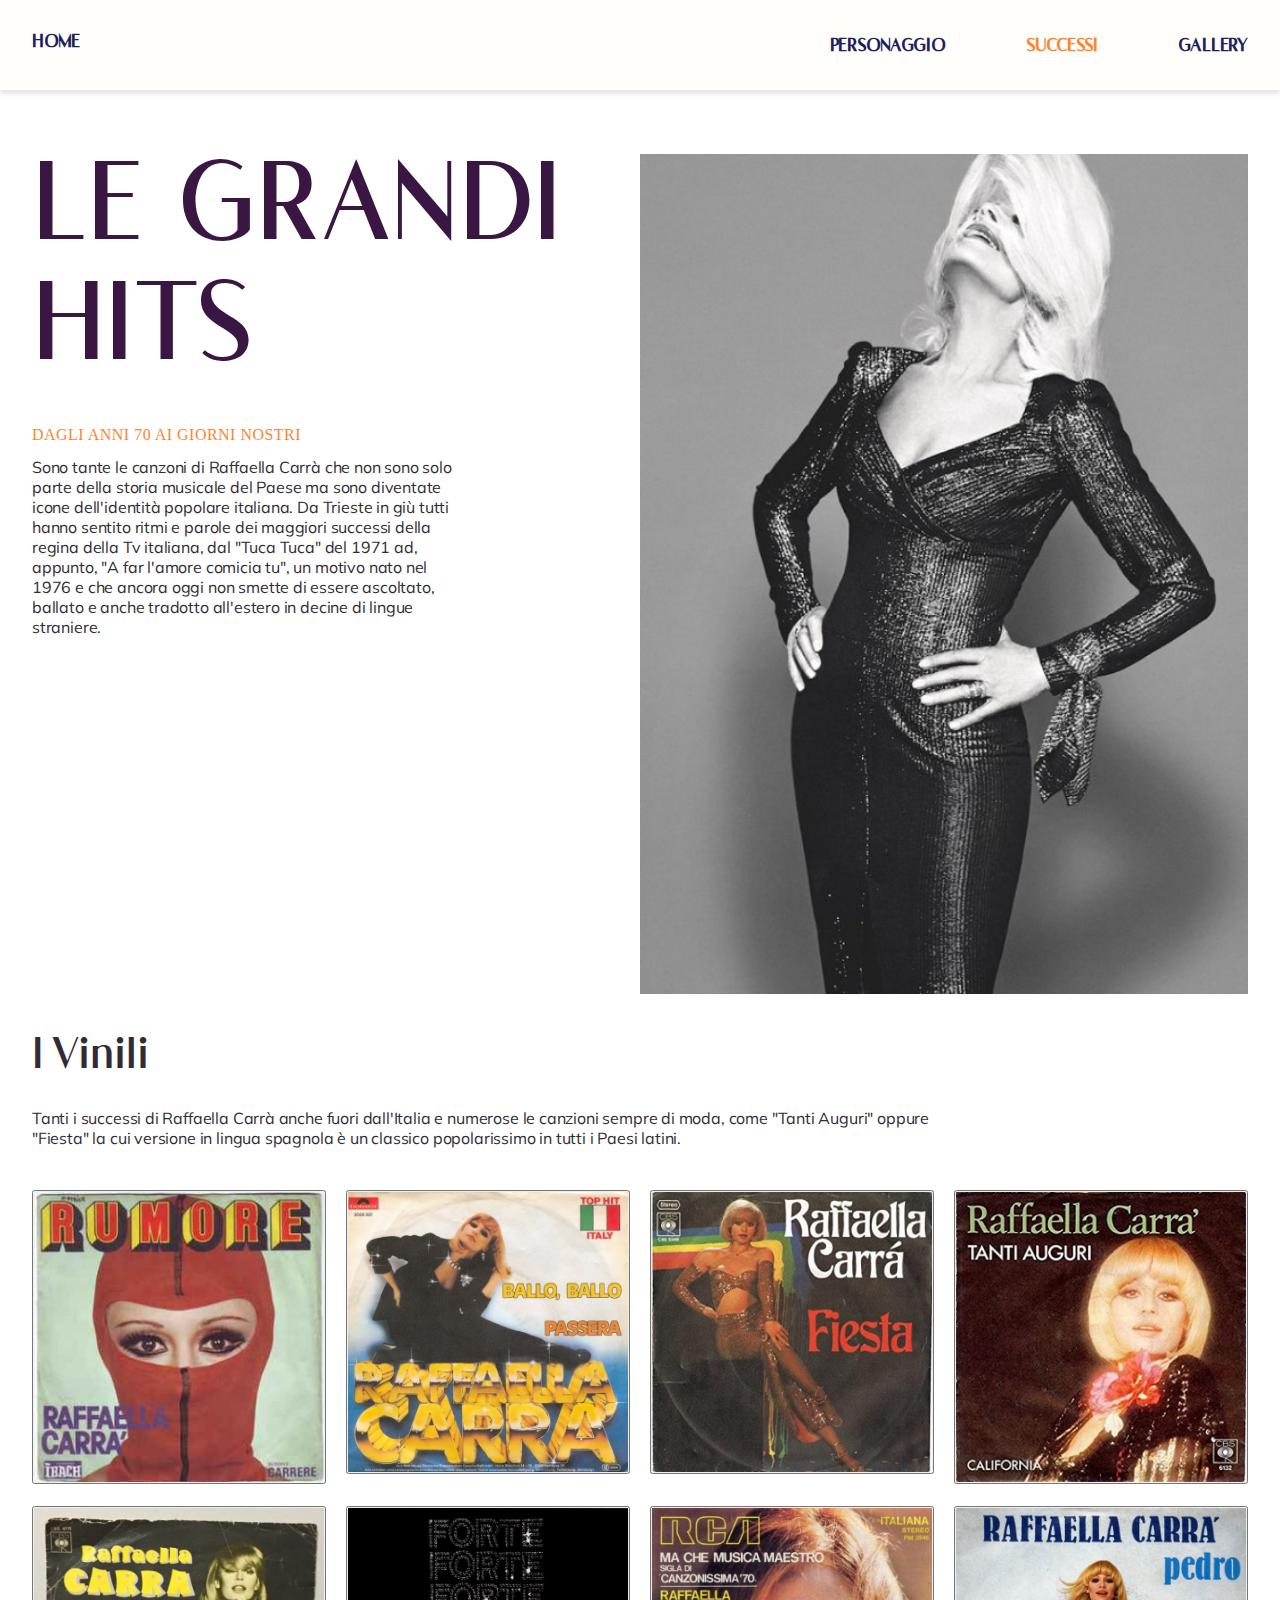
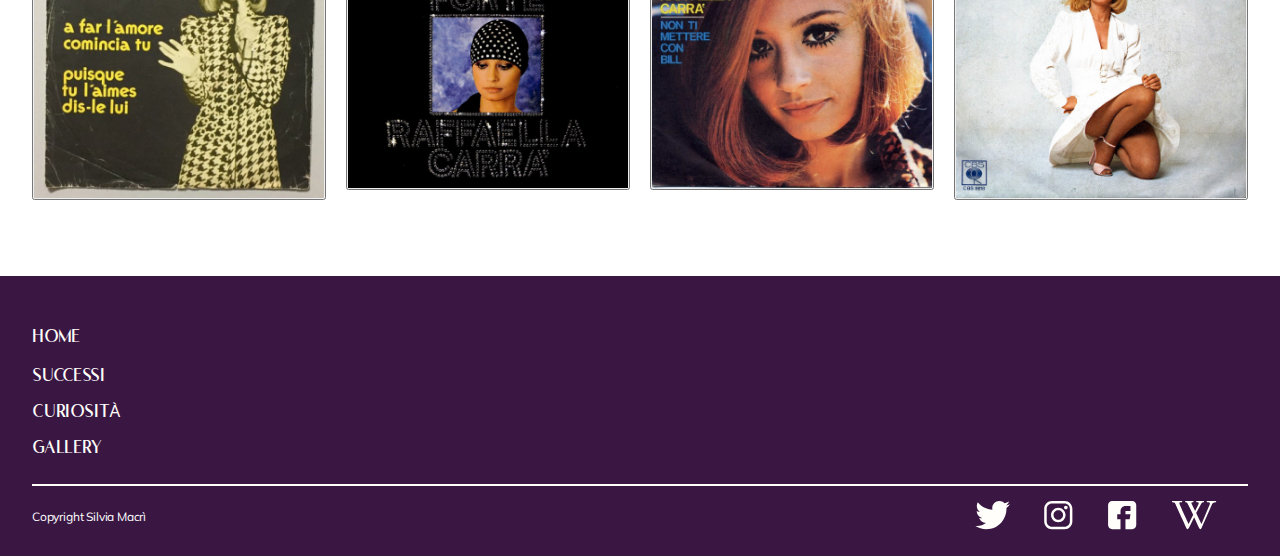
<file: success.html>
<!DOCTYPE html>
<html lang="it">
  <head>
    <meta charset="UTF-8" />
    <meta http-equiv="X-UA-Compatible" content="IE=edge" />
    <meta name="viewport" content="width=device-width, initial-scale=1.0" />
    <title>Successi</title>
    <link rel="stylesheet" href="./styles/index.css" type="text/css" />
    <link rel="stylesheet" href="./styles/success.css" type="text/css" />
    <link rel="stylesheet" href="./styles/overlay.css" type="text/css" />
  </head>
  <body>
    <nav class="flex" id="navbar">
      <div class="container flex">
        <a class="link home" href="index.html">HOME</a>
        <ul class="flex navlist">
          <li><a class="navlink link" href="personaggio.html">PERSONAGGIO</a></li>
          <li><a class="navlink link active" href="#">SUCCESSI</a></li>
          <li><a class="navlink link pr-0" href="gallery.html">GALLERY</a></li>
        </ul>
      </div>
    </nav>

    <section id="header">
      <div class="container">
        <div class="flex justify-between">
          <div class="success-desc">
            <div class="title">
              <h1>
                LE GRANDI HITS
              </h1>
            </div>
            <div class="mini-title">Dagli anni 70 ai giorni nostri</div>
            <p class="description">
              Sono tante le canzoni di Raffaella Carrà che non sono solo parte della storia musicale del Paese ma sono diventate icone dell'identità
              popolare italiana. Da Trieste in giù tutti hanno sentito ritmi e parole dei maggiori successi della regina della Tv italiana, dal "Tuca
              Tuca" del 1971 ad, appunto, "A far l'amore comicia tu", un motivo nato nel 1976 e che ancora oggi non smette di essere ascoltato,
              ballato e anche tradotto all'estero in decine di lingue straniere.
            </p>
          </div>
          <div class="header-image flex right">
            <img src="images/Rectangle 574.png" alt="Raffaella Carra’">
          </div>
        </div>
      </div>
    </section>

    <section id="gallery">
      <div class="container">
        <div>
          <h2 class="gallery-title">I Vinili</h2>
          <p class="gallery-description">
            Tanti i successi di Raffaella Carrà anche fuori dall'Italia e numerose le canzioni sempre di moda, come "Tanti Auguri" oppure "Fiesta" la
            cui versione in lingua spagnola è un classico popolarissimo in tutti i Paesi latini.
          </p>
        </div>
        <div class="row">
          <div class="gallery-images">
            <div class="gallery-item pl-0">
              <button id="0" class="gallery-image 0"><img src="images/gallery/g1.png" alt="Gallery 1" /></button>
            </div>
            <div class="gallery-item">
              <button id="1" class="gallery-image 1"><img src="images/gallery/g2.png" alt="Gallery 2" /></button>
            </div>
            <div class="gallery-item">
              <button id="2" class="gallery-image 2"><img src="images/gallery/g3.png" alt="Gallery 3" /></button>
            </div>
            <div class="gallery-item pr-0">
              <button id="3" class="gallery-image 3"><img src="images/gallery/g4.png" alt="Gallery 4" /></button>
            </div>
            <div class="gallery-item pl-0">
              <button id="4" class="gallery-image 4"><img src="images/gallery/g5.png" alt="Gallery 5" /></button>
            </div>
            <div class="gallery-item">
              <button id="5" class="gallery-image 5"><img src="images/gallery/g6.png" alt="Gallery 6" /></button>
            </div>
            <div class="gallery-item">
              <button id="6" class="gallery-image 6"><img src="images/gallery/g7.png" alt="Gallery 7" /></button>
            </div>
            <div class="gallery-item pr-0">
              <button id="7" class="gallery-image 7"><img src="images/gallery/g8.png" alt="Gallery 8" /></button>
            </div>
          </div>
        </div>
      </div>
    </section>

    <footer id="footer" class="footer-home">
      <div class="container">
        <div class="flex column">
          <ul class="footer-list flex column">
            <li class="footer-item"><a class="footer-link link" href="index.html">HOME</a></li>
            <li class="footer-item" style="padding-top: 11px">
              <a class="footer-link link" style="padding-top: 11px" href="success.html">SUCCESSI</a>
            </li>
            <li class="footer-item"><a class="footer-link link" href="personaggio.html">curiosità</a></li>
            <li class="footer-item"><a class="footer-link link" href="gallery.html">GALLERY</a></li>
          </ul>
          <div class="line"></div>
          <div class="flex justify-between">
            <div class="copyright small">Copyright Silvia Macrì</div>
            <div class="social-links">
              <a class="single-social-link" href="https://twitter.com/raffaella">
                <svg width="35" height="29" viewBox="0 0 35 29" fill="none" xmlns="http://www.w3.org/2000/svg">
                  <path
                    d="M35.0001 3.33336C33.7113 3.89867 32.3381 4.27338 30.9065 4.45531C32.3793 3.57595 33.5034 2.19408 34.0319 0.528486C32.6587 1.34721 31.1425 1.92551 29.5268 2.24823C28.2229 0.859874 26.3645 0 24.3372 0C20.4039 0 17.2373 3.19258 17.2373 7.10641C17.2373 7.66955 17.2849 8.21103 17.4019 8.72652C11.4954 8.43845 6.26903 5.60759 2.75806 1.29522C2.1451 2.3587 1.78556 3.57595 1.78556 4.88633C1.78556 7.34683 3.05262 9.52792 4.94131 10.7907C3.79987 10.769 2.68008 10.4376 1.73141 9.91562C1.73141 9.93728 1.73141 9.96543 1.73141 9.99359C1.73141 13.4461 4.19407 16.3138 7.42347 16.9744C6.84516 17.1325 6.21488 17.2083 5.56077 17.2083C5.10592 17.2083 4.64675 17.1823 4.21573 17.087C5.13625 19.9005 7.74836 21.969 10.8543 22.0361C8.43712 23.927 5.368 25.0663 2.04547 25.0663C1.46283 25.0663 0.904024 25.0403 0.345215 24.9688C3.49231 26.9983 7.22204 28.1571 11.2442 28.1571C24.3177 28.1571 31.4653 17.3274 31.4653 7.94029C31.4653 7.62623 31.4544 7.323 31.4393 7.02194C32.8493 6.02128 34.0341 4.77154 35.0001 3.33336Z"
                    fill="#FFFEFA"
                  />
                </svg>
              </a>
              <a class="single-social-link" href="https://www.instagram.com/raffaellacarra_fans_official/">
                <svg width="29" height="29" viewBox="0 0 29 29" fill="none" xmlns="http://www.w3.org/2000/svg">
                  <path
                    d="M20.6019 0H7.9855C3.70103 0 0.215332 3.48586 0.215332 7.77033V20.3867C0.215332 24.6714 3.70103 28.1571 7.9855 28.1571H20.6019C24.8867 28.1571 28.3724 24.6712 28.3724 20.3867V7.77033C28.3726 3.48586 24.8867 0 20.6019 0ZM25.8743 20.3867C25.8743 23.2938 23.5092 25.6588 20.6021 25.6588H7.9855C5.07855 25.659 2.71356 23.2938 2.71356 20.3867V7.77033C2.71356 4.86339 5.07855 2.49823 7.9855 2.49823H20.6019C23.509 2.49823 25.8742 4.86339 25.8742 7.77033V20.3867H25.8743Z"
                    fill="#FFFEFA"
                  />
                  <path
                    d="M14.2939 6.82355C10.2933 6.82355 7.03857 10.0782 7.03857 14.0789C7.03857 18.0794 10.2933 21.3339 14.2939 21.3339C18.2946 21.3339 21.5493 18.0794 21.5493 14.0789C21.5493 10.0782 18.2946 6.82355 14.2939 6.82355ZM14.2939 18.8355C11.671 18.8355 9.53681 16.7017 9.53681 14.0787C9.53681 11.4556 11.6708 9.32161 14.2939 9.32161C16.9171 9.32161 19.0511 11.4556 19.0511 14.0787C19.0511 16.7017 16.9169 18.8355 14.2939 18.8355Z"
                    fill="#FFFEFA"
                  />
                  <path
                    d="M21.8535 4.7052C21.3722 4.7052 20.8994 4.90006 20.5594 5.24149C20.2178 5.58125 20.0215 6.05424 20.0215 6.53724C20.0215 7.01873 20.218 7.49156 20.5594 7.83299C20.8992 8.17274 21.3722 8.36927 21.8535 8.36927C22.3365 8.36927 22.8078 8.17274 23.1493 7.83299C23.4907 7.49156 23.6856 7.01856 23.6856 6.53724C23.6856 6.05424 23.4907 5.58125 23.1493 5.24149C22.8095 4.90006 22.3365 4.7052 21.8535 4.7052Z"
                    fill="#FFFEFA"
                  />
                </svg>
              </a>
              <a class="single-social-link" href="https://www.facebook.com/raffcarra">
                <svg width="29" height="29" viewBox="0 0 29 29" fill="none" xmlns="http://www.w3.org/2000/svg">
                  <path
                    d="M24.1179 0H4.21002C1.93592 0 0.0854492 1.85047 0.0854492 4.12457V24.0325C0.0854492 26.3066 1.93592 28.1571 4.21002 28.1571H12.5142V18.2031H9.2145V13.2536H12.5142V9.89897C12.5142 7.16966 14.7343 4.94948 17.4636 4.94948H22.4681V9.89897H17.4636V13.2536H22.4681L21.6432 18.2031H17.4636V28.1571H24.1179C26.392 28.1571 28.2425 26.3066 28.2425 24.0325V4.12457C28.2425 1.85047 26.392 0 24.1179 0Z"
                    fill="#FFFEFA"
                  />
                </svg>
              </a>
              <a
                class="single-social-link"
                href="https://it.wikipedia.org/wiki/Raffaella_Carr%C3%A0#:~:text=Raffaella%20Carr%C3%A0%2C%20pseudonimo%20di%20Raffaella,radiofonica%20e%20autrice%20televisiva%20italiana"
              >
                <svg width="45" height="29" viewBox="0 0 45 29" fill="none" xmlns="http://www.w3.org/2000/svg">
                  <path
                    d="M22.2239 16.1463C20.5044 19.7188 18.1477 24.5553 16.9793 26.7374C15.8484 28.7243 14.9071 28.4582 14.1619 26.7906C11.5782 20.6479 6.26969 9.88169 3.77416 3.84549C3.31341 2.73228 2.9651 2.02044 2.63662 1.73881C2.30374 1.46162 1.61813 1.2953 0.573179 1.23543C0.18959 1.19329 0 1.10016 0 0.944927V0.104472L0.0947949 0.0202045C1.79449 0.0113343 10.0218 0.0202045 10.0218 0.0202045L10.1144 0.104472V0.907228C10.1144 1.12898 9.97552 1.23321 9.69995 1.23321L8.66382 1.28643C7.77539 1.34409 7.33008 1.59024 7.33008 2.09584C7.33008 2.34421 7.42708 2.70567 7.63651 3.20684C9.625 8.09877 16.4921 22.6593 16.4921 22.6593L16.7434 22.7458L21.1745 13.8489L20.2883 11.8753L17.2395 5.8413C17.2395 5.8413 16.6553 4.63273 16.4524 4.22913C15.1143 1.56141 15.1451 1.42392 13.7938 1.24208C13.4124 1.19773 13.2184 1.14894 13.2184 0.964885V0.100037L13.3286 0.0179871H21.2164L21.4259 0.0845144V0.918316C21.4259 1.11346 21.287 1.19551 21.0092 1.19551L20.4426 1.282C18.9877 1.39509 19.2279 1.98718 20.1935 3.91202L23.1013 9.92604L26.331 3.44633C26.8689 2.26437 26.7586 1.965 26.536 1.69668C26.4081 1.54145 25.9738 1.28643 25.0435 1.25317L24.6731 1.21325C24.576 1.21339 24.4817 1.1797 24.4064 1.1179C24.3676 1.09206 24.3359 1.05674 24.3143 1.01525C24.2927 0.973757 24.2819 0.927438 24.2829 0.880617V0.0889492L24.3954 0.00689907C26.6881 -0.00862384 31.8269 0.00689907 31.8269 0.00689907L31.9371 0.0889492V0.89614C31.9371 1.12011 31.8269 1.22434 31.5822 1.22434C30.3939 1.27756 30.1448 1.39953 29.6995 2.03597C29.479 2.37747 29.0095 3.12257 28.5134 3.95415L24.2829 11.8553L24.1639 12.1037L29.2961 22.6659L29.6091 22.7568L37.6887 3.4552C37.9731 2.67462 37.9246 2.12023 37.5719 1.8009C37.2081 1.48158 36.9348 1.2953 35.9934 1.25539L35.2218 1.22434C35.1222 1.22788 35.024 1.19912 34.9419 1.14229C34.9039 1.11851 34.8722 1.086 34.8492 1.04744C34.8262 1.00889 34.8126 0.965393 34.8096 0.920534V0.119995L34.9176 0.0357274H44.0378L44.1127 0.119995V0.927186C44.1127 1.14894 43.976 1.25982 43.7291 1.25982C42.5365 1.31304 41.6569 1.59245 41.0771 2.03818C40.4973 2.51052 40.052 3.17801 39.7235 4.01181C39.7235 4.01181 32.292 21.1314 29.7502 26.8283C28.7846 28.691 27.8146 28.5247 26.9879 26.7706C25.9363 24.6041 23.7296 19.772 22.1247 16.2128L22.2239 16.1463Z"
                    fill="#FFFEF9"
                  />
                </svg>
              </a>
            </div>
          </div>
        </div>
      </div>
    </footer>

    <section id="overlay">
      <div class="overlay-container flex align-center justify-center">
        <button class="close" id="close">x</button>
        <div class="overlay-item">
          <div class="flex justify-between">
            <div style="width:45%">
              <img id="overlay-image" alt="Overlay Image" />
            </div>
            <div style="width: 65%;" class="overlay-desc">
              
            </div>
          </div>
        </div>
      </div>
    </section>

    <script src="overlay-functionality.js"></script>
  </body>
</html>
</file>
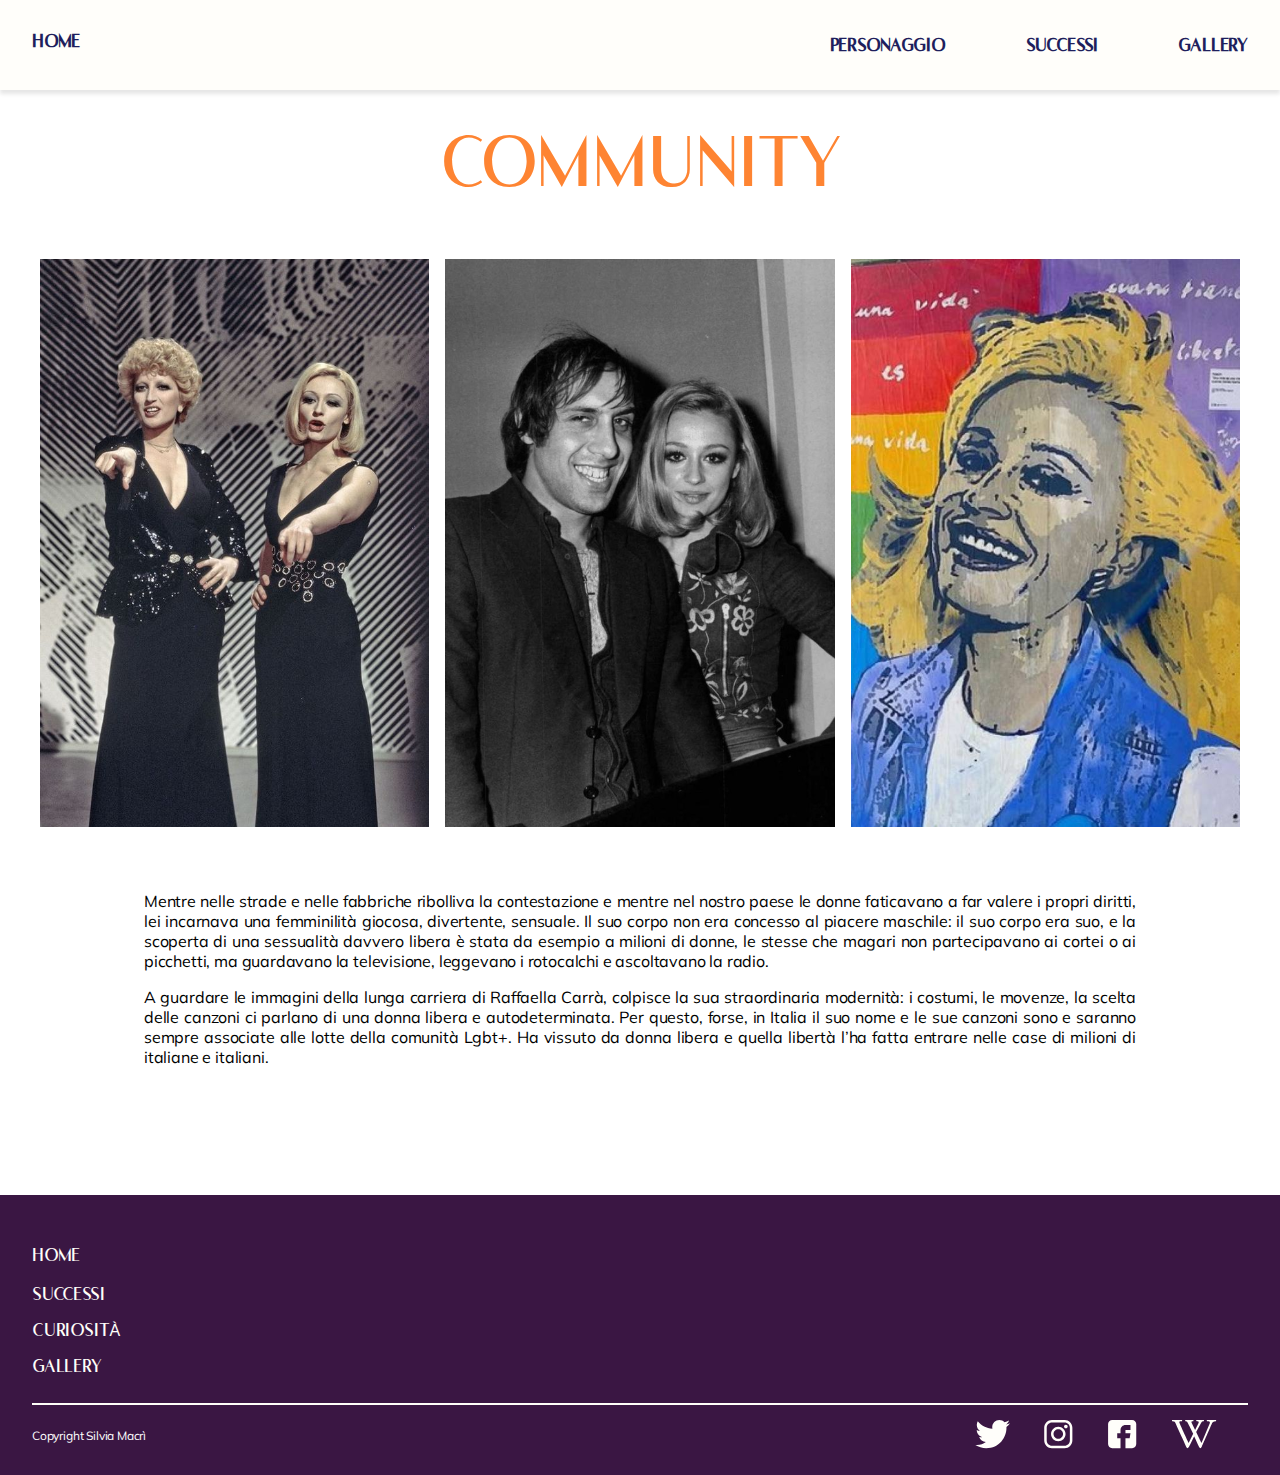
<file: Personaggio/community.html>
<!DOCTYPE html>
<html lang="it">

<head>
    <meta charset="UTF-8" />
    <meta http-equiv="X-UA-Compatible" content="IE=edge" />
    <meta name="viewport" content="width=device-width, initial-scale=1.0" />
    <title>Community</title>
    <link rel="stylesheet" href="../styles/index.css" type="text/css" />
    <link rel="stylesheet" href="../styles/personaggio.css" type="text/css" />
</head>

<body>
    <!-- Navbar content -->
    <nav class="flex" id="navbar">
        <div class="container flex">
            <a class="link home" href="../index.html">HOME</a>
            <ul class="flex navlist">
                <li><a class="navlink link" href="../personaggio.html">PERSONAGGIO</a></li>
                <li><a class="navlink link" href="../success.html">SUCCESSI</a></li>
                <li><a class="navlink link pr-0" href="">GALLERY</a></li>
            </ul>
        </div>
    </nav>

    <!-- Page Content -->
    <main class="icona_main">

        <div class="head flex justify-center community_head">
            <h1>COMMUNITY</h1>
        </div>
        <div class="flex community_images">
            <div>
                <img src="../images/personaggio/community/Image1.svg" alt="Personaggio">
            </div>
            <div>
                <img src="../images/personaggio/community/Image2.svg" alt="Personaggio">
            </div>
            <div>
                <img src="../images/personaggio/community/Image3.svg" alt="Personaggio">
            </div>

        </div>
        <div class="community_texts">
            <div class="paragraph">
                <p>
                    Mentre nelle strade e nelle fabbriche ribolliva la contestazione e mentre nel nostro paese le donne
                    faticavano a far valere i propri diritti, lei incarnava una femminilità giocosa, divertente,
                    sensuale. Il suo corpo non era concesso al piacere maschile: il suo corpo era suo, e la scoperta di
                    una sessualità davvero libera è stata da esempio a milioni di donne, le stesse che magari non
                    partecipavano ai cortei o ai picchetti, ma guardavano la televisione, leggevano i rotocalchi e
                    ascoltavano la radio.
                </p>
                <p>
                    A guardare le immagini della lunga carriera di Raffaella Carrà, colpisce la sua straordinaria
                    modernità: i costumi, le movenze, la scelta delle canzoni ci parlano di una donna libera e
                    autodeterminata. Per questo, forse, in Italia il suo nome e le sue canzoni sono e saranno sempre
                    associate alle lotte della comunità Lgbt+. Ha vissuto da donna libera e quella libertà l’ha fatta
                    entrare nelle case di milioni di italiane e italiani.
                </p>
            </div>
        </div>


    </main>

    <!-- Foooter content -->
    <footer id="footer" class="footer-home">
        <div class="container">
            <div class="flex column">
                <ul class="footer-list flex column">
                    <li class="footer-item"><a class="footer-link link" href="../index.html">HOME</a></li>
                    <li class="footer-item" style="padding-top: 11px">
                        <a class="footer-link link" style="padding-top: 11px" href="../success.html">SUCCESSI</a>
                    </li>
                    <li class="footer-item"><a class="footer-link link" href="../personaggio.html">curiosità</a></li>
                    <li class="footer-item"><a class="footer-link link" href="../gallery.html">GALLERY</a></li>
                </ul>
                <div class="line"></div>
                <div class="flex justify-between">
                    <div class="copyright small">Copyright Silvia Macrì</div>
                    <div class="social-links">
                        <a class="single-social-link" href="https://twitter.com/raffaella">
                            <svg width="35" height="29" viewBox="0 0 35 29" fill="none"
                                xmlns="http://www.w3.org/2000/svg">
                                <path
                                    d="M35.0001 3.33336C33.7113 3.89867 32.3381 4.27338 30.9065 4.45531C32.3793 3.57595 33.5034 2.19408 34.0319 0.528486C32.6587 1.34721 31.1425 1.92551 29.5268 2.24823C28.2229 0.859874 26.3645 0 24.3372 0C20.4039 0 17.2373 3.19258 17.2373 7.10641C17.2373 7.66955 17.2849 8.21103 17.4019 8.72652C11.4954 8.43845 6.26903 5.60759 2.75806 1.29522C2.1451 2.3587 1.78556 3.57595 1.78556 4.88633C1.78556 7.34683 3.05262 9.52792 4.94131 10.7907C3.79987 10.769 2.68008 10.4376 1.73141 9.91562C1.73141 9.93728 1.73141 9.96543 1.73141 9.99359C1.73141 13.4461 4.19407 16.3138 7.42347 16.9744C6.84516 17.1325 6.21488 17.2083 5.56077 17.2083C5.10592 17.2083 4.64675 17.1823 4.21573 17.087C5.13625 19.9005 7.74836 21.969 10.8543 22.0361C8.43712 23.927 5.368 25.0663 2.04547 25.0663C1.46283 25.0663 0.904024 25.0403 0.345215 24.9688C3.49231 26.9983 7.22204 28.1571 11.2442 28.1571C24.3177 28.1571 31.4653 17.3274 31.4653 7.94029C31.4653 7.62623 31.4544 7.323 31.4393 7.02194C32.8493 6.02128 34.0341 4.77154 35.0001 3.33336Z"
                                    fill="#FFFEFA" />
                            </svg>
                        </a>
                        <a class="single-social-link" href="https://www.instagram.com/raffaellacarra_fans_official/">
                            <svg width="29" height="29" viewBox="0 0 29 29" fill="none"
                                xmlns="http://www.w3.org/2000/svg">
                                <path
                                    d="M20.6019 0H7.9855C3.70103 0 0.215332 3.48586 0.215332 7.77033V20.3867C0.215332 24.6714 3.70103 28.1571 7.9855 28.1571H20.6019C24.8867 28.1571 28.3724 24.6712 28.3724 20.3867V7.77033C28.3726 3.48586 24.8867 0 20.6019 0ZM25.8743 20.3867C25.8743 23.2938 23.5092 25.6588 20.6021 25.6588H7.9855C5.07855 25.659 2.71356 23.2938 2.71356 20.3867V7.77033C2.71356 4.86339 5.07855 2.49823 7.9855 2.49823H20.6019C23.509 2.49823 25.8742 4.86339 25.8742 7.77033V20.3867H25.8743Z"
                                    fill="#FFFEFA" />
                                <path
                                    d="M14.2939 6.82355C10.2933 6.82355 7.03857 10.0782 7.03857 14.0789C7.03857 18.0794 10.2933 21.3339 14.2939 21.3339C18.2946 21.3339 21.5493 18.0794 21.5493 14.0789C21.5493 10.0782 18.2946 6.82355 14.2939 6.82355ZM14.2939 18.8355C11.671 18.8355 9.53681 16.7017 9.53681 14.0787C9.53681 11.4556 11.6708 9.32161 14.2939 9.32161C16.9171 9.32161 19.0511 11.4556 19.0511 14.0787C19.0511 16.7017 16.9169 18.8355 14.2939 18.8355Z"
                                    fill="#FFFEFA" />
                                <path
                                    d="M21.8535 4.7052C21.3722 4.7052 20.8994 4.90006 20.5594 5.24149C20.2178 5.58125 20.0215 6.05424 20.0215 6.53724C20.0215 7.01873 20.218 7.49156 20.5594 7.83299C20.8992 8.17274 21.3722 8.36927 21.8535 8.36927C22.3365 8.36927 22.8078 8.17274 23.1493 7.83299C23.4907 7.49156 23.6856 7.01856 23.6856 6.53724C23.6856 6.05424 23.4907 5.58125 23.1493 5.24149C22.8095 4.90006 22.3365 4.7052 21.8535 4.7052Z"
                                    fill="#FFFEFA" />
                            </svg>
                        </a>
                        <a class="single-social-link" href="https://www.facebook.com/raffcarra">
                            <svg width="29" height="29" viewBox="0 0 29 29" fill="none"
                                xmlns="http://www.w3.org/2000/svg">
                                <path
                                    d="M24.1179 0H4.21002C1.93592 0 0.0854492 1.85047 0.0854492 4.12457V24.0325C0.0854492 26.3066 1.93592 28.1571 4.21002 28.1571H12.5142V18.2031H9.2145V13.2536H12.5142V9.89897C12.5142 7.16966 14.7343 4.94948 17.4636 4.94948H22.4681V9.89897H17.4636V13.2536H22.4681L21.6432 18.2031H17.4636V28.1571H24.1179C26.392 28.1571 28.2425 26.3066 28.2425 24.0325V4.12457C28.2425 1.85047 26.392 0 24.1179 0Z"
                                    fill="#FFFEFA" />
                            </svg>
                        </a>
                        <a class="single-social-link"
                            href="https://it.wikipedia.org/wiki/Raffaella_Carr%C3%A0#:~:text=Raffaella%20Carr%C3%A0%2C%20pseudonimo%20di%20Raffaella,radiofonica%20e%20autrice%20televisiva%20italiana">
                            <svg width="45" height="29" viewBox="0 0 45 29" fill="none"
                                xmlns="http://www.w3.org/2000/svg">
                                <path
                                    d="M22.2239 16.1463C20.5044 19.7188 18.1477 24.5553 16.9793 26.7374C15.8484 28.7243 14.9071 28.4582 14.1619 26.7906C11.5782 20.6479 6.26969 9.88169 3.77416 3.84549C3.31341 2.73228 2.9651 2.02044 2.63662 1.73881C2.30374 1.46162 1.61813 1.2953 0.573179 1.23543C0.18959 1.19329 0 1.10016 0 0.944927V0.104472L0.0947949 0.0202045C1.79449 0.0113343 10.0218 0.0202045 10.0218 0.0202045L10.1144 0.104472V0.907228C10.1144 1.12898 9.97552 1.23321 9.69995 1.23321L8.66382 1.28643C7.77539 1.34409 7.33008 1.59024 7.33008 2.09584C7.33008 2.34421 7.42708 2.70567 7.63651 3.20684C9.625 8.09877 16.4921 22.6593 16.4921 22.6593L16.7434 22.7458L21.1745 13.8489L20.2883 11.8753L17.2395 5.8413C17.2395 5.8413 16.6553 4.63273 16.4524 4.22913C15.1143 1.56141 15.1451 1.42392 13.7938 1.24208C13.4124 1.19773 13.2184 1.14894 13.2184 0.964885V0.100037L13.3286 0.0179871H21.2164L21.4259 0.0845144V0.918316C21.4259 1.11346 21.287 1.19551 21.0092 1.19551L20.4426 1.282C18.9877 1.39509 19.2279 1.98718 20.1935 3.91202L23.1013 9.92604L26.331 3.44633C26.8689 2.26437 26.7586 1.965 26.536 1.69668C26.4081 1.54145 25.9738 1.28643 25.0435 1.25317L24.6731 1.21325C24.576 1.21339 24.4817 1.1797 24.4064 1.1179C24.3676 1.09206 24.3359 1.05674 24.3143 1.01525C24.2927 0.973757 24.2819 0.927438 24.2829 0.880617V0.0889492L24.3954 0.00689907C26.6881 -0.00862384 31.8269 0.00689907 31.8269 0.00689907L31.9371 0.0889492V0.89614C31.9371 1.12011 31.8269 1.22434 31.5822 1.22434C30.3939 1.27756 30.1448 1.39953 29.6995 2.03597C29.479 2.37747 29.0095 3.12257 28.5134 3.95415L24.2829 11.8553L24.1639 12.1037L29.2961 22.6659L29.6091 22.7568L37.6887 3.4552C37.9731 2.67462 37.9246 2.12023 37.5719 1.8009C37.2081 1.48158 36.9348 1.2953 35.9934 1.25539L35.2218 1.22434C35.1222 1.22788 35.024 1.19912 34.9419 1.14229C34.9039 1.11851 34.8722 1.086 34.8492 1.04744C34.8262 1.00889 34.8126 0.965393 34.8096 0.920534V0.119995L34.9176 0.0357274H44.0378L44.1127 0.119995V0.927186C44.1127 1.14894 43.976 1.25982 43.7291 1.25982C42.5365 1.31304 41.6569 1.59245 41.0771 2.03818C40.4973 2.51052 40.052 3.17801 39.7235 4.01181C39.7235 4.01181 32.292 21.1314 29.7502 26.8283C28.7846 28.691 27.8146 28.5247 26.9879 26.7706C25.9363 24.6041 23.7296 19.772 22.1247 16.2128L22.2239 16.1463Z"
                                    fill="#FFFEF9" />
                            </svg>
                        </a>
                    </div>
                </div>
            </div>
        </div>
    </footer>
</body>

</html>
</file>
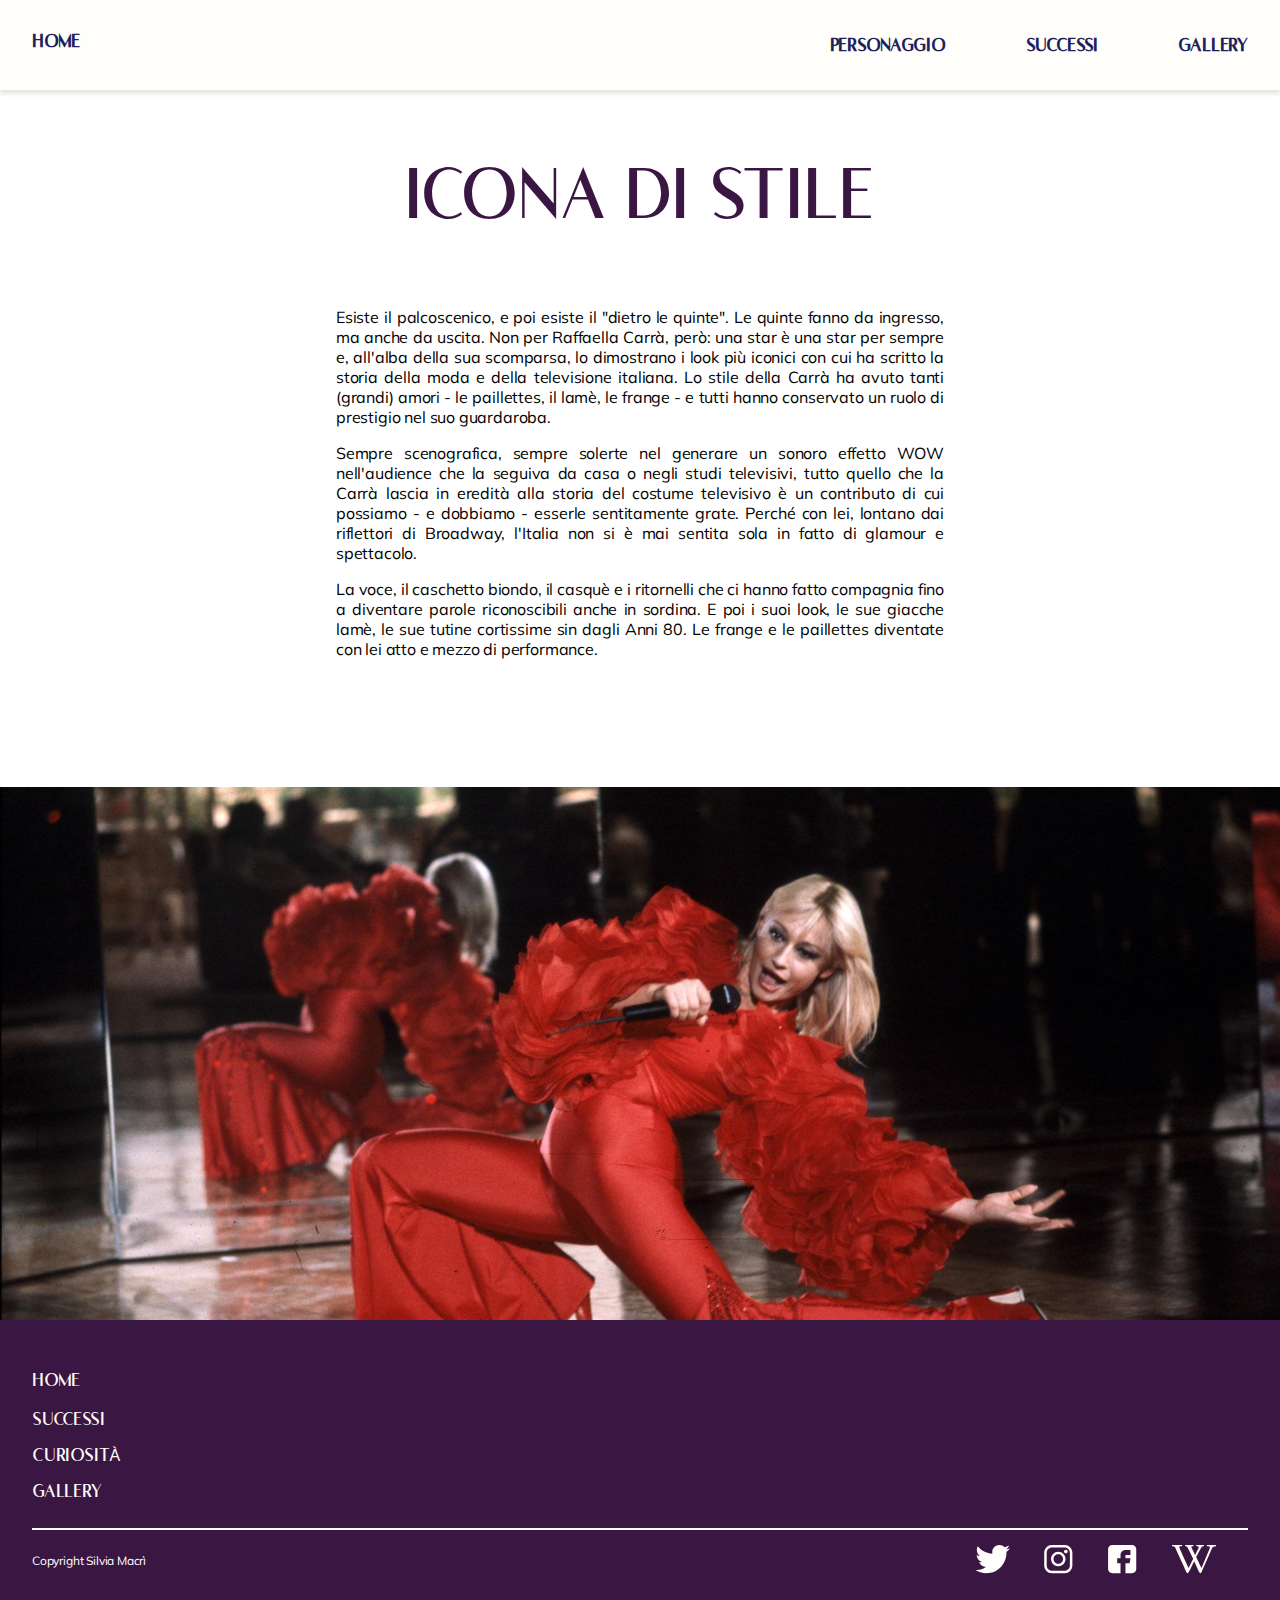
<file: Personaggio/icona.html>
<!DOCTYPE html>
<html lang="it">

<head>
    <meta charset="UTF-8" />
    <meta http-equiv="X-UA-Compatible" content="IE=edge" />
    <meta name="viewport" content="width=device-width, initial-scale=1.0" />
    <title>Icona</title>
    <link rel="stylesheet" href="../styles/index.css" type="text/css" />
    <link rel="stylesheet" href="../styles/personaggio.css" type="text/css" />
</head>

<body>
    <!-- Navbar content -->
    <nav class="flex" id="navbar">
        <div class="container flex">
            <a class="link home" href="../index.html">HOME</a>
            <ul class="flex navlist">
                <li><a class="navlink link" href="../personaggio.html">PERSONAGGIO</a></li>
                <li><a class="navlink link" href="../success.html">SUCCESSI</a></li>
                <li><a class="navlink link pr-0" href="">GALLERY</a></li>
            </ul>
        </div>
    </nav>

    <!-- Page Content -->
    <main class="icona_main">
        <div class="icona_texts">
            <div class="head flex justify-center">
                <h1>ICONA DI STILE</h1>
            </div>
            <div class="paragraph">
                <p>
                    Esiste il palcoscenico, e poi esiste il "dietro le quinte". Le quinte fanno da ingresso, ma anche da
                    uscita. Non per Raffaella Carrà, però: una star è una star per sempre e, all'alba della sua
                    scomparsa, lo dimostrano i look più iconici con cui ha scritto la storia della moda e della
                    televisione italiana. Lo stile della Carrà ha avuto tanti (grandi) amori - le paillettes, il lamè,
                    le frange - e tutti hanno conservato un ruolo di prestigio nel suo guardaroba.
                </p>
                <p>
                    Sempre scenografica, sempre solerte nel generare un sonoro effetto WOW nell'audience che la seguiva
                    da casa o negli studi televisivi, tutto quello che la Carrà lascia in eredità alla storia del
                    costume televisivo è un contributo di cui possiamo - e dobbiamo - esserle sentitamente grate. Perché
                    con lei, lontano dai riflettori di Broadway, l'Italia non si è mai sentita sola in fatto di glamour
                    e spettacolo.
                </p>
                <p>
                    La voce, il caschetto biondo, il casquè e i ritornelli che ci hanno fatto compagnia fino a diventare
                    parole riconoscibili anche in sordina. E poi i suoi look, le sue giacche lamè, le sue tutine
                    cortissime sin dagli Anni 80. Le frange e le paillettes diventate con lei atto e mezzo di
                    performance.
                </p>
            </div>
        </div>
        <div>
            <img src="../images/personaggio/icona.svg" alt="">
        </div>

    </main>

    <!-- Foooter content -->
    <footer id="footer" class="footer-home">
        <div class="container">
            <div class="flex column">
                <ul class="footer-list flex column">
                    <li class="footer-item"><a class="footer-link link" href="../index.html">HOME</a></li>
                    <li class="footer-item" style="padding-top: 11px">
                        <a class="footer-link link" style="padding-top: 11px" href="../success.html">SUCCESSI</a>
                    </li>
                    <li class="footer-item"><a class="footer-link link" href="../personaggio.html">curiosità</a></li>
                    <li class="footer-item"><a class="footer-link link" href="../gallery.html">GALLERY</a></li>
                </ul>
                <div class="line"></div>
                <div class="flex justify-between">
                    <div class="copyright small">Copyright Silvia Macrì</div>
                    <div class="social-links">
                        <a class="single-social-link" href="https://twitter.com/raffaella">
                            <svg width="35" height="29" viewBox="0 0 35 29" fill="none"
                                xmlns="http://www.w3.org/2000/svg">
                                <path
                                    d="M35.0001 3.33336C33.7113 3.89867 32.3381 4.27338 30.9065 4.45531C32.3793 3.57595 33.5034 2.19408 34.0319 0.528486C32.6587 1.34721 31.1425 1.92551 29.5268 2.24823C28.2229 0.859874 26.3645 0 24.3372 0C20.4039 0 17.2373 3.19258 17.2373 7.10641C17.2373 7.66955 17.2849 8.21103 17.4019 8.72652C11.4954 8.43845 6.26903 5.60759 2.75806 1.29522C2.1451 2.3587 1.78556 3.57595 1.78556 4.88633C1.78556 7.34683 3.05262 9.52792 4.94131 10.7907C3.79987 10.769 2.68008 10.4376 1.73141 9.91562C1.73141 9.93728 1.73141 9.96543 1.73141 9.99359C1.73141 13.4461 4.19407 16.3138 7.42347 16.9744C6.84516 17.1325 6.21488 17.2083 5.56077 17.2083C5.10592 17.2083 4.64675 17.1823 4.21573 17.087C5.13625 19.9005 7.74836 21.969 10.8543 22.0361C8.43712 23.927 5.368 25.0663 2.04547 25.0663C1.46283 25.0663 0.904024 25.0403 0.345215 24.9688C3.49231 26.9983 7.22204 28.1571 11.2442 28.1571C24.3177 28.1571 31.4653 17.3274 31.4653 7.94029C31.4653 7.62623 31.4544 7.323 31.4393 7.02194C32.8493 6.02128 34.0341 4.77154 35.0001 3.33336Z"
                                    fill="#FFFEFA" />
                            </svg>
                        </a>
                        <a class="single-social-link" href="https://www.instagram.com/raffaellacarra_fans_official/">
                            <svg width="29" height="29" viewBox="0 0 29 29" fill="none"
                                xmlns="http://www.w3.org/2000/svg">
                                <path
                                    d="M20.6019 0H7.9855C3.70103 0 0.215332 3.48586 0.215332 7.77033V20.3867C0.215332 24.6714 3.70103 28.1571 7.9855 28.1571H20.6019C24.8867 28.1571 28.3724 24.6712 28.3724 20.3867V7.77033C28.3726 3.48586 24.8867 0 20.6019 0ZM25.8743 20.3867C25.8743 23.2938 23.5092 25.6588 20.6021 25.6588H7.9855C5.07855 25.659 2.71356 23.2938 2.71356 20.3867V7.77033C2.71356 4.86339 5.07855 2.49823 7.9855 2.49823H20.6019C23.509 2.49823 25.8742 4.86339 25.8742 7.77033V20.3867H25.8743Z"
                                    fill="#FFFEFA" />
                                <path
                                    d="M14.2939 6.82355C10.2933 6.82355 7.03857 10.0782 7.03857 14.0789C7.03857 18.0794 10.2933 21.3339 14.2939 21.3339C18.2946 21.3339 21.5493 18.0794 21.5493 14.0789C21.5493 10.0782 18.2946 6.82355 14.2939 6.82355ZM14.2939 18.8355C11.671 18.8355 9.53681 16.7017 9.53681 14.0787C9.53681 11.4556 11.6708 9.32161 14.2939 9.32161C16.9171 9.32161 19.0511 11.4556 19.0511 14.0787C19.0511 16.7017 16.9169 18.8355 14.2939 18.8355Z"
                                    fill="#FFFEFA" />
                                <path
                                    d="M21.8535 4.7052C21.3722 4.7052 20.8994 4.90006 20.5594 5.24149C20.2178 5.58125 20.0215 6.05424 20.0215 6.53724C20.0215 7.01873 20.218 7.49156 20.5594 7.83299C20.8992 8.17274 21.3722 8.36927 21.8535 8.36927C22.3365 8.36927 22.8078 8.17274 23.1493 7.83299C23.4907 7.49156 23.6856 7.01856 23.6856 6.53724C23.6856 6.05424 23.4907 5.58125 23.1493 5.24149C22.8095 4.90006 22.3365 4.7052 21.8535 4.7052Z"
                                    fill="#FFFEFA" />
                            </svg>
                        </a>
                        <a class="single-social-link" href="https://www.facebook.com/raffcarra">
                            <svg width="29" height="29" viewBox="0 0 29 29" fill="none"
                                xmlns="http://www.w3.org/2000/svg">
                                <path
                                    d="M24.1179 0H4.21002C1.93592 0 0.0854492 1.85047 0.0854492 4.12457V24.0325C0.0854492 26.3066 1.93592 28.1571 4.21002 28.1571H12.5142V18.2031H9.2145V13.2536H12.5142V9.89897C12.5142 7.16966 14.7343 4.94948 17.4636 4.94948H22.4681V9.89897H17.4636V13.2536H22.4681L21.6432 18.2031H17.4636V28.1571H24.1179C26.392 28.1571 28.2425 26.3066 28.2425 24.0325V4.12457C28.2425 1.85047 26.392 0 24.1179 0Z"
                                    fill="#FFFEFA" />
                            </svg>
                        </a>
                        <a class="single-social-link"
                            href="https://it.wikipedia.org/wiki/Raffaella_Carr%C3%A0#:~:text=Raffaella%20Carr%C3%A0%2C%20pseudonimo%20di%20Raffaella,radiofonica%20e%20autrice%20televisiva%20italiana">
                            <svg width="45" height="29" viewBox="0 0 45 29" fill="none"
                                xmlns="http://www.w3.org/2000/svg">
                                <path
                                    d="M22.2239 16.1463C20.5044 19.7188 18.1477 24.5553 16.9793 26.7374C15.8484 28.7243 14.9071 28.4582 14.1619 26.7906C11.5782 20.6479 6.26969 9.88169 3.77416 3.84549C3.31341 2.73228 2.9651 2.02044 2.63662 1.73881C2.30374 1.46162 1.61813 1.2953 0.573179 1.23543C0.18959 1.19329 0 1.10016 0 0.944927V0.104472L0.0947949 0.0202045C1.79449 0.0113343 10.0218 0.0202045 10.0218 0.0202045L10.1144 0.104472V0.907228C10.1144 1.12898 9.97552 1.23321 9.69995 1.23321L8.66382 1.28643C7.77539 1.34409 7.33008 1.59024 7.33008 2.09584C7.33008 2.34421 7.42708 2.70567 7.63651 3.20684C9.625 8.09877 16.4921 22.6593 16.4921 22.6593L16.7434 22.7458L21.1745 13.8489L20.2883 11.8753L17.2395 5.8413C17.2395 5.8413 16.6553 4.63273 16.4524 4.22913C15.1143 1.56141 15.1451 1.42392 13.7938 1.24208C13.4124 1.19773 13.2184 1.14894 13.2184 0.964885V0.100037L13.3286 0.0179871H21.2164L21.4259 0.0845144V0.918316C21.4259 1.11346 21.287 1.19551 21.0092 1.19551L20.4426 1.282C18.9877 1.39509 19.2279 1.98718 20.1935 3.91202L23.1013 9.92604L26.331 3.44633C26.8689 2.26437 26.7586 1.965 26.536 1.69668C26.4081 1.54145 25.9738 1.28643 25.0435 1.25317L24.6731 1.21325C24.576 1.21339 24.4817 1.1797 24.4064 1.1179C24.3676 1.09206 24.3359 1.05674 24.3143 1.01525C24.2927 0.973757 24.2819 0.927438 24.2829 0.880617V0.0889492L24.3954 0.00689907C26.6881 -0.00862384 31.8269 0.00689907 31.8269 0.00689907L31.9371 0.0889492V0.89614C31.9371 1.12011 31.8269 1.22434 31.5822 1.22434C30.3939 1.27756 30.1448 1.39953 29.6995 2.03597C29.479 2.37747 29.0095 3.12257 28.5134 3.95415L24.2829 11.8553L24.1639 12.1037L29.2961 22.6659L29.6091 22.7568L37.6887 3.4552C37.9731 2.67462 37.9246 2.12023 37.5719 1.8009C37.2081 1.48158 36.9348 1.2953 35.9934 1.25539L35.2218 1.22434C35.1222 1.22788 35.024 1.19912 34.9419 1.14229C34.9039 1.11851 34.8722 1.086 34.8492 1.04744C34.8262 1.00889 34.8126 0.965393 34.8096 0.920534V0.119995L34.9176 0.0357274H44.0378L44.1127 0.119995V0.927186C44.1127 1.14894 43.976 1.25982 43.7291 1.25982C42.5365 1.31304 41.6569 1.59245 41.0771 2.03818C40.4973 2.51052 40.052 3.17801 39.7235 4.01181C39.7235 4.01181 32.292 21.1314 29.7502 26.8283C28.7846 28.691 27.8146 28.5247 26.9879 26.7706C25.9363 24.6041 23.7296 19.772 22.1247 16.2128L22.2239 16.1463Z"
                                    fill="#FFFEF9" />
                            </svg>
                        </a>
                    </div>
                </div>
            </div>
        </div>
    </footer>
</body>

</html>
</file>
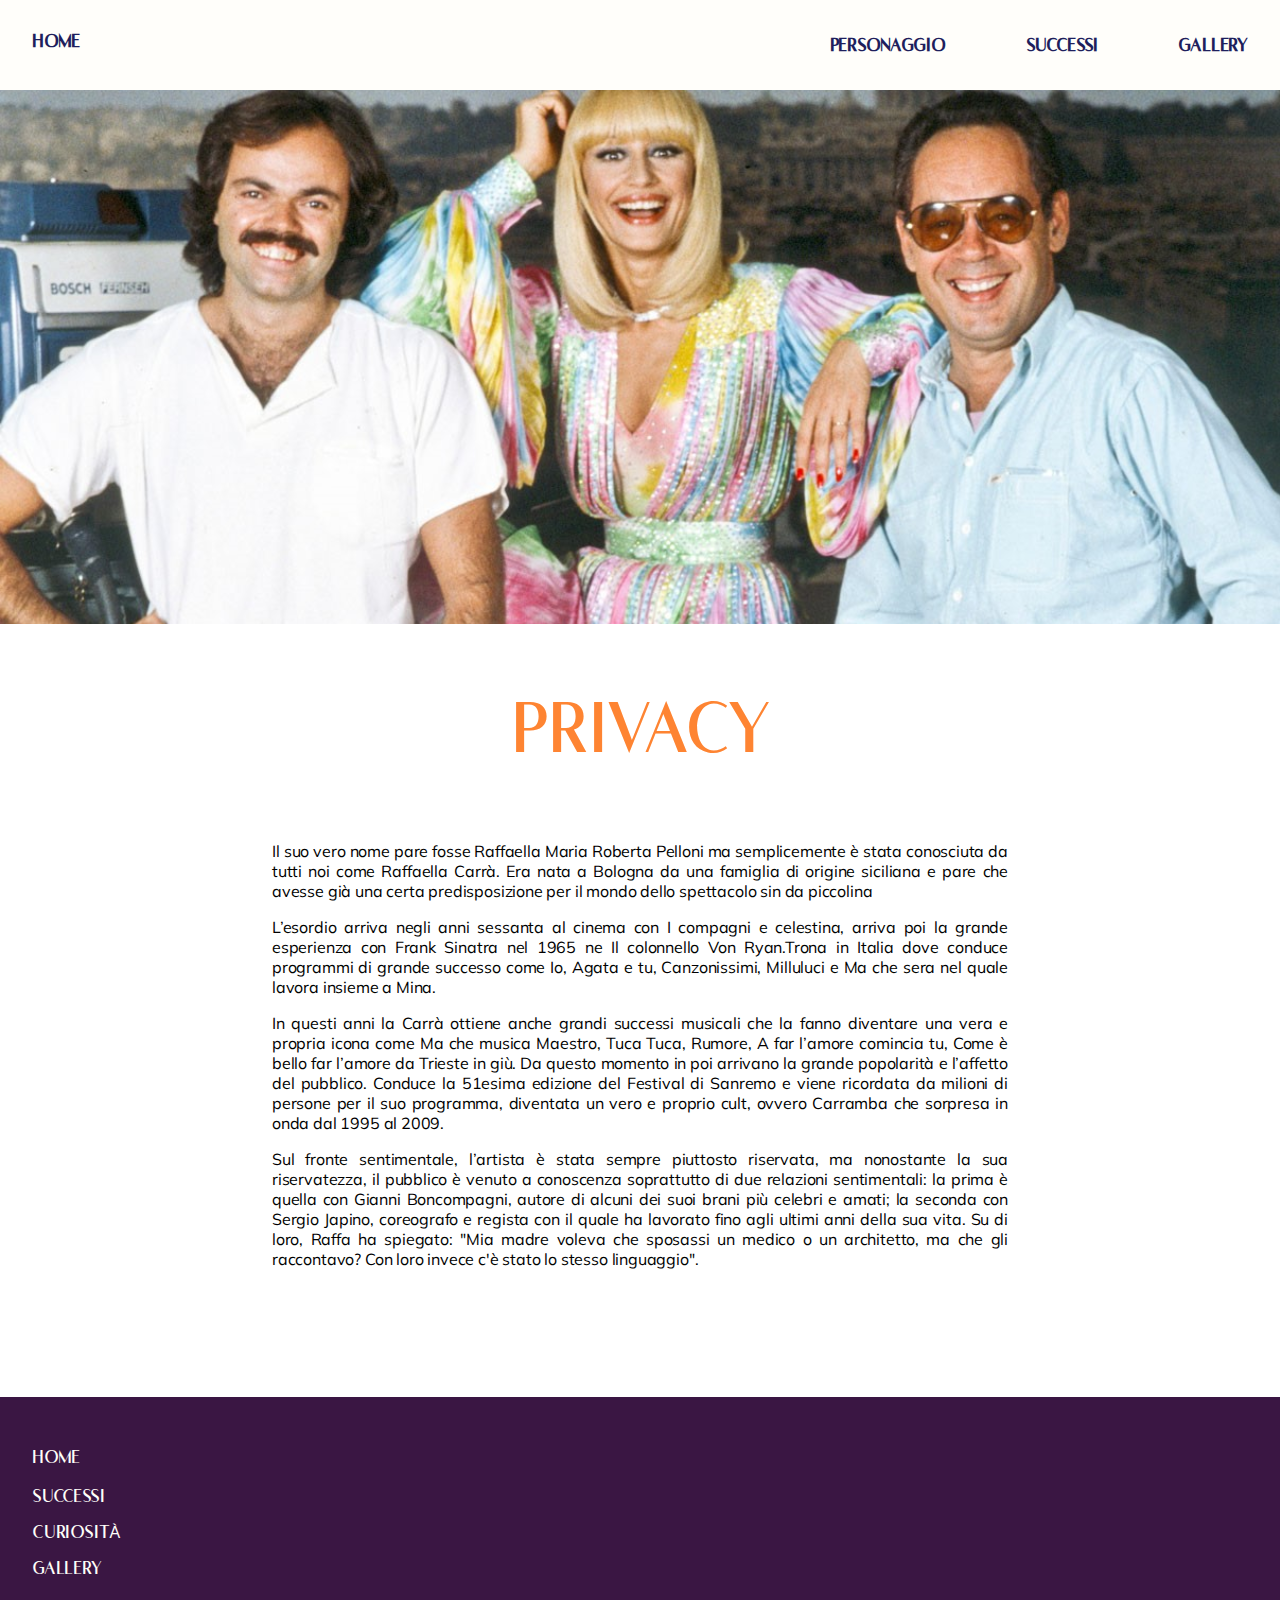
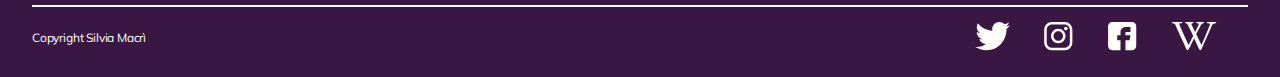
<file: Personaggio/privacy.html>
<!DOCTYPE html>
<html lang="it">

<head>
    <meta charset="UTF-8" />
    <meta http-equiv="X-UA-Compatible" content="IE=edge" />
    <meta name="viewport" content="width=device-width, initial-scale=1.0" />
    <title>Privacy</title>
    <link rel="stylesheet" href="../styles/index.css" type="text/css" />
    <link rel="stylesheet" href="../styles/personaggio.css" type="text/css" />
</head>

<body>
    <!-- Navbar content -->
    <nav class="flex" id="navbar">
        <div class="container flex">
            <a class="link home" href="../index.html">HOME</a>
            <ul class="flex navlist">
                <li><a class="navlink link" href="../personaggio.html">PERSONAGGIO</a></li>
                <li><a class="navlink link" href="../success.html">SUCCESSI</a></li>
                <li><a class="navlink link pr-0" href="">GALLERY</a></li>
            </ul>
        </div>
    </nav>

    <!-- Page Content -->
    <main class="privacy_main">
        <div>
            <img src="../images/personaggio/privacy.svg" alt="">
        </div>
        <div class="privacy_texts">
            <div class="head flex justify-center">
                <h1>Privacy</h1>
            </div>
            <div class="paragraph">
                <p>Il suo vero nome pare fosse Raffaella Maria Roberta Pelloni ma semplicemente è stata conosciuta da
                    tutti noi come Raffaella Carrà. Era nata a Bologna da una famiglia di origine siciliana e pare che
                    avesse già una certa predisposizione per il mondo dello spettacolo sin da piccolina </p>

                <p> L’esordio arriva negli anni sessanta al cinema con I compagni e celestina, arriva poi la grande
                    esperienza con Frank Sinatra nel 1965 ne Il colonnello Von Ryan.Trona in Italia dove conduce
                    programmi di grande successo come Io, Agata e tu, Canzonissimi, Milluluci e Ma che sera nel quale
                    lavora insieme a Mina. </p>

                <p> In questi anni la Carrà ottiene anche grandi successi musicali che la fanno diventare una vera e
                    propria icona come Ma che musica Maestro, Tuca Tuca, Rumore, A far l’amore comincia tu, Come è bello
                    far l’amore da Trieste in giù. Da questo momento in poi arrivano la grande popolarità e l’affetto
                    del pubblico. Conduce la 51esima edizione del Festival di Sanremo e viene ricordata da milioni di
                    persone per il suo programma, diventata un vero e proprio cult, ovvero Carramba che sorpresa in onda
                    dal 1995 al 2009.</p>

                <p> Sul fronte sentimentale, l’artista è stata sempre piuttosto riservata, ma nonostante la sua
                    riservatezza, il pubblico è venuto a conoscenza soprattutto di due relazioni sentimentali: la prima
                    è quella con Gianni Boncompagni, autore di alcuni dei suoi brani più celebri e amati; la seconda con
                    Sergio Japino, coreografo e regista con il quale ha lavorato fino agli ultimi anni della sua vita.
                    Su di loro, Raffa ha spiegato: "Mia madre voleva che sposassi un medico o un architetto, ma che gli
                    raccontavo? Con loro invece c'è stato lo stesso linguaggio".

                </p>
            </div>
        </div>
    </main>

    <!-- Foooter content -->
    <footer id="footer" class="footer-home">
        <div class="container">
            <div class="flex column">
                <ul class="footer-list flex column">
                    <li class="footer-item"><a class="footer-link link" href="../index.html">HOME</a></li>
                    <li class="footer-item" style="padding-top: 11px">
                        <a class="footer-link link" style="padding-top: 11px" href="../success.html">SUCCESSI</a>
                    </li>
                    <li class="footer-item"><a class="footer-link link" href="../personaggio.html">curiosità</a></li>
                    <li class="footer-item"><a class="footer-link link" href="../gallery.html">GALLERY</a></li>
                </ul>
                <div class="line"></div>
                <div class="flex justify-between">
                    <div class="copyright small">Copyright Silvia Macrì</div>
                    <div class="social-links">
                        <a class="single-social-link" href="https://twitter.com/raffaella">
                            <svg width="35" height="29" viewBox="0 0 35 29" fill="none"
                                xmlns="http://www.w3.org/2000/svg">
                                <path
                                    d="M35.0001 3.33336C33.7113 3.89867 32.3381 4.27338 30.9065 4.45531C32.3793 3.57595 33.5034 2.19408 34.0319 0.528486C32.6587 1.34721 31.1425 1.92551 29.5268 2.24823C28.2229 0.859874 26.3645 0 24.3372 0C20.4039 0 17.2373 3.19258 17.2373 7.10641C17.2373 7.66955 17.2849 8.21103 17.4019 8.72652C11.4954 8.43845 6.26903 5.60759 2.75806 1.29522C2.1451 2.3587 1.78556 3.57595 1.78556 4.88633C1.78556 7.34683 3.05262 9.52792 4.94131 10.7907C3.79987 10.769 2.68008 10.4376 1.73141 9.91562C1.73141 9.93728 1.73141 9.96543 1.73141 9.99359C1.73141 13.4461 4.19407 16.3138 7.42347 16.9744C6.84516 17.1325 6.21488 17.2083 5.56077 17.2083C5.10592 17.2083 4.64675 17.1823 4.21573 17.087C5.13625 19.9005 7.74836 21.969 10.8543 22.0361C8.43712 23.927 5.368 25.0663 2.04547 25.0663C1.46283 25.0663 0.904024 25.0403 0.345215 24.9688C3.49231 26.9983 7.22204 28.1571 11.2442 28.1571C24.3177 28.1571 31.4653 17.3274 31.4653 7.94029C31.4653 7.62623 31.4544 7.323 31.4393 7.02194C32.8493 6.02128 34.0341 4.77154 35.0001 3.33336Z"
                                    fill="#FFFEFA" />
                            </svg>
                        </a>
                        <a class="single-social-link" href="https://www.instagram.com/raffaellacarra_fans_official/">
                            <svg width="29" height="29" viewBox="0 0 29 29" fill="none"
                                xmlns="http://www.w3.org/2000/svg">
                                <path
                                    d="M20.6019 0H7.9855C3.70103 0 0.215332 3.48586 0.215332 7.77033V20.3867C0.215332 24.6714 3.70103 28.1571 7.9855 28.1571H20.6019C24.8867 28.1571 28.3724 24.6712 28.3724 20.3867V7.77033C28.3726 3.48586 24.8867 0 20.6019 0ZM25.8743 20.3867C25.8743 23.2938 23.5092 25.6588 20.6021 25.6588H7.9855C5.07855 25.659 2.71356 23.2938 2.71356 20.3867V7.77033C2.71356 4.86339 5.07855 2.49823 7.9855 2.49823H20.6019C23.509 2.49823 25.8742 4.86339 25.8742 7.77033V20.3867H25.8743Z"
                                    fill="#FFFEFA" />
                                <path
                                    d="M14.2939 6.82355C10.2933 6.82355 7.03857 10.0782 7.03857 14.0789C7.03857 18.0794 10.2933 21.3339 14.2939 21.3339C18.2946 21.3339 21.5493 18.0794 21.5493 14.0789C21.5493 10.0782 18.2946 6.82355 14.2939 6.82355ZM14.2939 18.8355C11.671 18.8355 9.53681 16.7017 9.53681 14.0787C9.53681 11.4556 11.6708 9.32161 14.2939 9.32161C16.9171 9.32161 19.0511 11.4556 19.0511 14.0787C19.0511 16.7017 16.9169 18.8355 14.2939 18.8355Z"
                                    fill="#FFFEFA" />
                                <path
                                    d="M21.8535 4.7052C21.3722 4.7052 20.8994 4.90006 20.5594 5.24149C20.2178 5.58125 20.0215 6.05424 20.0215 6.53724C20.0215 7.01873 20.218 7.49156 20.5594 7.83299C20.8992 8.17274 21.3722 8.36927 21.8535 8.36927C22.3365 8.36927 22.8078 8.17274 23.1493 7.83299C23.4907 7.49156 23.6856 7.01856 23.6856 6.53724C23.6856 6.05424 23.4907 5.58125 23.1493 5.24149C22.8095 4.90006 22.3365 4.7052 21.8535 4.7052Z"
                                    fill="#FFFEFA" />
                            </svg>
                        </a>
                        <a class="single-social-link" href="https://www.facebook.com/raffcarra">
                            <svg width="29" height="29" viewBox="0 0 29 29" fill="none"
                                xmlns="http://www.w3.org/2000/svg">
                                <path
                                    d="M24.1179 0H4.21002C1.93592 0 0.0854492 1.85047 0.0854492 4.12457V24.0325C0.0854492 26.3066 1.93592 28.1571 4.21002 28.1571H12.5142V18.2031H9.2145V13.2536H12.5142V9.89897C12.5142 7.16966 14.7343 4.94948 17.4636 4.94948H22.4681V9.89897H17.4636V13.2536H22.4681L21.6432 18.2031H17.4636V28.1571H24.1179C26.392 28.1571 28.2425 26.3066 28.2425 24.0325V4.12457C28.2425 1.85047 26.392 0 24.1179 0Z"
                                    fill="#FFFEFA" />
                            </svg>
                        </a>
                        <a class="single-social-link"
                            href="https://it.wikipedia.org/wiki/Raffaella_Carr%C3%A0#:~:text=Raffaella%20Carr%C3%A0%2C%20pseudonimo%20di%20Raffaella,radiofonica%20e%20autrice%20televisiva%20italiana">
                            <svg width="45" height="29" viewBox="0 0 45 29" fill="none"
                                xmlns="http://www.w3.org/2000/svg">
                                <path
                                    d="M22.2239 16.1463C20.5044 19.7188 18.1477 24.5553 16.9793 26.7374C15.8484 28.7243 14.9071 28.4582 14.1619 26.7906C11.5782 20.6479 6.26969 9.88169 3.77416 3.84549C3.31341 2.73228 2.9651 2.02044 2.63662 1.73881C2.30374 1.46162 1.61813 1.2953 0.573179 1.23543C0.18959 1.19329 0 1.10016 0 0.944927V0.104472L0.0947949 0.0202045C1.79449 0.0113343 10.0218 0.0202045 10.0218 0.0202045L10.1144 0.104472V0.907228C10.1144 1.12898 9.97552 1.23321 9.69995 1.23321L8.66382 1.28643C7.77539 1.34409 7.33008 1.59024 7.33008 2.09584C7.33008 2.34421 7.42708 2.70567 7.63651 3.20684C9.625 8.09877 16.4921 22.6593 16.4921 22.6593L16.7434 22.7458L21.1745 13.8489L20.2883 11.8753L17.2395 5.8413C17.2395 5.8413 16.6553 4.63273 16.4524 4.22913C15.1143 1.56141 15.1451 1.42392 13.7938 1.24208C13.4124 1.19773 13.2184 1.14894 13.2184 0.964885V0.100037L13.3286 0.0179871H21.2164L21.4259 0.0845144V0.918316C21.4259 1.11346 21.287 1.19551 21.0092 1.19551L20.4426 1.282C18.9877 1.39509 19.2279 1.98718 20.1935 3.91202L23.1013 9.92604L26.331 3.44633C26.8689 2.26437 26.7586 1.965 26.536 1.69668C26.4081 1.54145 25.9738 1.28643 25.0435 1.25317L24.6731 1.21325C24.576 1.21339 24.4817 1.1797 24.4064 1.1179C24.3676 1.09206 24.3359 1.05674 24.3143 1.01525C24.2927 0.973757 24.2819 0.927438 24.2829 0.880617V0.0889492L24.3954 0.00689907C26.6881 -0.00862384 31.8269 0.00689907 31.8269 0.00689907L31.9371 0.0889492V0.89614C31.9371 1.12011 31.8269 1.22434 31.5822 1.22434C30.3939 1.27756 30.1448 1.39953 29.6995 2.03597C29.479 2.37747 29.0095 3.12257 28.5134 3.95415L24.2829 11.8553L24.1639 12.1037L29.2961 22.6659L29.6091 22.7568L37.6887 3.4552C37.9731 2.67462 37.9246 2.12023 37.5719 1.8009C37.2081 1.48158 36.9348 1.2953 35.9934 1.25539L35.2218 1.22434C35.1222 1.22788 35.024 1.19912 34.9419 1.14229C34.9039 1.11851 34.8722 1.086 34.8492 1.04744C34.8262 1.00889 34.8126 0.965393 34.8096 0.920534V0.119995L34.9176 0.0357274H44.0378L44.1127 0.119995V0.927186C44.1127 1.14894 43.976 1.25982 43.7291 1.25982C42.5365 1.31304 41.6569 1.59245 41.0771 2.03818C40.4973 2.51052 40.052 3.17801 39.7235 4.01181C39.7235 4.01181 32.292 21.1314 29.7502 26.8283C28.7846 28.691 27.8146 28.5247 26.9879 26.7706C25.9363 24.6041 23.7296 19.772 22.1247 16.2128L22.2239 16.1463Z"
                                    fill="#FFFEF9" />
                            </svg>
                        </a>
                    </div>
                </div>
            </div>
        </div>
    </footer>
</body>

</html>
</file>
<file: styles/index.css>
@import url("https://fonts.googleapis.com/css2?family=Mulish:wght@300;400;700&display=swap");
@font-face {
  font-family: Romelio;
  src: url('../Romelio.otf');
}
:root {
  --color-primary: #3A1643;
  --color-secondary: #FE8432;
  --color-white: #fff;
  --color-dark: #312C33;
  --color-nav-text: #1E1F5D;
}
*,
*::after,
*::before {
  margin: 0;
  padding: 0;
  box-sizing: border-box;
}

img {
  width: 100%;
  display: block;
}

body {
  font-family: "Mulish", sans-serif;
  letter-spacing: -0.011em;
  font-weight: 400;
  font-size: 16px;
}

.strong {
  font-weight: 700;
}

.small {
  font-weight: 400;
  font-size: 12px;
}

h1,
h2,
h3,
.logo {
  font-family: Romelio, sans-serif;
  font-style: normal;
  letter-spacing: 2%;
  font-weight: 400;
}

h1 {
  font-size: 64px;
}

h2 {
  font-size: 40px;
}

h3 {
  font-size: 24px;
}
.pl-0 {
  padding-left: 0 !important;
}
.pl-4 {
  padding-left: 4rem !important;
}
.pr-4 {
  padding-right: 4rem !important;
}
.pr-0 {
  padding-right: 0 !important;
}
.subtitle {
  font-weight: 300;
  letter-spacing: -0.011em;
  font-size: 24px;
  text-align: justify;
  width: 70%;
}

.link {
  font-style: normal;
  font-weight: 700;
  text-decoration-line: underline;
  font-family: Romelio, sans-serif;
}

.btn {
  font-family: Romelio, sans-serif;
  font-weight: 400;
  letter-spacing: 0.03em;
}

.pretitle {
  letter-spacing: 2%;
  font-family: Romelio, sans-serif;
  font-weight: 400;
}

.container {
  width: 95%;
  margin: auto;
  /* max-width: 100%; */
}

#navbar {
  height: 90px;
  width: 100%;
  background: #fffefa;
  box-shadow: 0px 4px 4px rgba(0, 0, 0, 0.1);
  align-items: center;
}

.navlist {
  list-style: none;
}

.navlink,
.home {
  color: #1e1f5d;
  text-decoration: none;
  transition: color 0.3s linear;
}

.navlink {
  padding: 0 40px;
}

.navlink:hover,
.home:hover {
  color: #fe8432;
  text-decoration: underline;
}

.active {
  color: #fe8432;
}

.home {
  margin-right: auto;
}

.flex {
  display: flex;
}

.align-center {
  align-items: center;
}
.align-left {
  align-items: left;
}
.align-right {
  align-items: right;
}
.column {
  flex-direction: column;
}

.justify-center {
  justify-content: center;
}
.justify-between {
  justify-content: space-between;
}
.justify-evenly {
  justify-content: space-evenly;
}
.justify-around {
  justify-content: space-around;
}
.text-center {
  text-align: center;
}

#footer {
  background-color: #3a1643;
}

.line {
  width: 100%;
  border: 1px solid #fffef9;
}

.footer-list {
  margin-top: 42px;
  list-style: none;
}

.footer-link {
  color: #fffef9;
  text-decoration: none;
  padding: 8px 0;
  text-transform: uppercase;
  font-style: normal;
  font-weight: 400;
  font-size: 16px;
}

.footer-item {
  padding: 8px 0;
}

.footer-link:hover {
  text-decoration: underline;
}

.line {
  margin-top: 19px;
}

.copyright {
  color: white;
  margin: 23px 0 13px 0;
}

.social-links {
  margin-top: 15px;
  margin-bottom: 22px;
}

.single-social-link {
  margin-right: 31px;
  text-decoration: none;
}

.page-link{
  text-decoration: none;
  font-size: 16px;
}

.container {
  width: 95%;
}
/* @media (min-width: 476px) {
  .container {
    padding-right: 65px;
    padding-left: 65px;
  }
}
@media (min-width: 768px) {
  .container {
    max-width: 720px;
  }
}
@media (min-width: 992px) {
  .container {
    max-width: 960px;
  }
}
@media (min-width: 1200px) {
  .container {
    max-width: 1140px;
  }
}

@media (min-width: 1400px) {
  .container {
    max-width: 1310px;
  }
} */
</file>
<file: styles/home.css>
#header {
  margin-top: 56px;
}

.description {
  width: 70%;
  margin: 6rem auto 2rem auto;
  color: #312c33;
}

.cards {
  margin-top: 4rem;
  flex-wrap: wrap;
}

.single-card {
  padding: 20px;
  width: 33.33%;
}

.card-description,
.card-title,
.card-btn {
  margin-top: 31px;
}
.card-title {
  line-height: 1.5em;
}

.card-description {
  height: 200px;
}

.card-btn {
  color: #ffffff;
  background: #8f17ad;
  text-shadow: 0px 4px 4px rgba(0, 0, 0, 0.25);
  box-shadow: 0px 4px 4px rgba(0, 0, 0, 0.25);
  border-radius: 16px;
  outline: none;
  width: 100%;
  border: 0;
  height: 54px;
  margin-bottom: 98px;
}

.card-img {
  height: 469px;
  background-position: center;
  background-size: cover;
  background-repeat: no-repeat;
}

.footer-home {
  margin-top: 2rem;
}

.hr-line {
  width: 100%;
  border: .1px solid grey;
}

/* @media (min-width: 992px) {
  .description {
    width: 866px;
  }
} */
</file>
<file: styles/gallery.css>
:root {
    --color-primary: #3A1643;
    --color-secondary: #FE8432;
    --color-white: #fff;
    --color-dark: #312C33;
    --color-nav-text: #1E1F5D;
  }
.main {
    width: 95%;
    margin: 0 auto 6rem auto;
}
.title {
    margin: 3rem 0 1rem 0;
    color: var(--color-secondary);
}
.section1, .section3 {
    width: 80%;
    margin: 4rem auto;
}
.section1 > div, .section3 > div{
    padding: 0 .5rem;
}
.section2 {
    width: 90%;
    margin: 4rem auto;
    flex-wrap: wrap;
}
.section2 > div {
    width: 23%;
    margin: .5rem auto;
}
</file>
<file: styles/personaggio.css>
:root {
    --color-primary: #3A1643;
    --color-secondary: #FE8432;
    --color-white: #fff;
    --color-dark: #312C33;
    --color-nav-text: #1E1F5D;
  }
/* ------- Personaggio CSS --------- */
.main_section {
    margin: 2rem 0;
}
.title {
    display: flex;
    justify-content: center;
    padding: 2rem 0;
    color: var(--color-primary);
}
.persons {
    width: 95%;
    margin: auto;
}
.person {
    margin: 2rem 0;
}
.text_column, .image {
    width: 100%;
    height: max-content;
}
.head {
    padding-bottom: 2.5rem;
}
.head, .para {
    color: var(--color-dark);
}
.para {
    margin-right: 2rem;
}
@media (max-width: 1024px){
    .text {
        height: 250px
    }
}
@media (min-width: 1025px) and (max-width: 1200px){
    .text {
        height: 270px
    }
}
@media (min-width: 1201px){
    .text {
        height: 280px;
    }
}
.more {
    background-color: var(--color-secondary);
    text-shadow: 0px 2px 2px rgba(0, 0, 0, 0.25);
    box-shadow: 0px 2px 2px rgba(0, 0, 0, 0.25);
    border: none;
    padding: .8rem;
    border-radius: .5rem;
}
.more > a {
    text-decoration: none;
    color: var(--color-white);
    text-transform: uppercase;
    font-family: Romelio, sans-serif;
}

/* ----------- Privacy CSS --------- */
.privacy_texts {
    margin: 2rem 0 8rem 0;
}
.head > h1 {
    text-transform: uppercase;
    padding: 3rem 0 1rem 0;
}
.privacy_texts >.head > h1 {
    color: var(--color-secondary);
}
.paragraph {
    width: 60%;
    margin: auto;
}
.paragraph > p {
    margin: 1rem;
    text-align: justify;
}
/* --------- Icona CSS --------- */
/* .icona_main {
    
} */
.icona_texts > .head > h1 {
    color: var(--color-primary);
    margin-top: 2rem;
}
.icona_texts > .paragraph {
        width: 50%;
        margin: 0 auto 8rem auto;
}
/* Community CSS */
.community_head {
    color: var(--color-secondary);
}
.community_images {
    width: 95%;
    margin: auto;
}
.community_images > div {
    width: 32%;
    margin: auto;
}
.community_texts > .paragraph {
    width: 80%;
    margin: 4rem auto 8rem auto;
}
</file>
<file: styles/success.css>
:root {
  --color-primary: #3A1643;
  --color-secondary: #FE8432;
  --color-white: #fff;
  --color-dark: #312C33;
  --color-nav-text: #1E1F5D;
}
#header {
  margin-top: 4rem;
}
.title > h1 {
  font-size: 100px;
  color: var(--color-primary);
  line-height: 7.5rem;
}
.mini-title {
  margin-top: 48px;
  font-family: "Romelio Sans";
  font-style: normal;
  font-weight: 400;
  font-size: 16px;
  letter-spacing: 0.03em;
  color: #fe8432;
  text-transform: uppercase;
}

.description {
  width: 70%;
  margin-top: 13px;
  color: var(--color-dark);
}
.success-desc {
  width: 50%;
}
.header-image {
  width: 50%;
  height: auto;
}
.header-image > img {
  width: 100%;
}
#gallery {
  height: 100%;
  margin-bottom: 4rem;
}
.gallery-description,
.gallery-title {
  color: var(--color-dark);
}

.gallery-title {
  margin-top: 44px;
}

.gallery-description {
  margin-top: 30px;
}

.gallery-images {
  margin-top: 2rem;
  display: flex;
  flex-wrap: wrap;
}

.pad-20 {
  padding: 20px;
}

.gallery-item {
  width: 25%;
  padding: 10px;
}

.gallery-item button {
  cursor: pointer;
}

.success-footer {
  margin-top: 96px;
}

@media (min-width: 992px) {
  .gallery-description {
    width: 75%;
  }
}
</file>
<file: styles/overlay.css>
#overlay {
  position: fixed;
  top: 0;
  left: 0;
  width: 100%;
  height: 100vh;
  display: none;
  z-index: 1;
  background: rgba(0, 0, 0, 0.5);
}

#overlay::after {
  content: "";
  width: 100%;
  height: 100%;
  position: absolute;
  top: 0;
  left: 0;
  background-color: rgba(0, 0, 0, 0.5);
}

.overlay-item {
  width: 100%;
  z-index: 999;
  background-color: white;
  position: relative;
}

#overlay-image {
  /* width: 100%; */
  width: 360px;
  /* height: 312; */
  /* max-width: 420px; */
  margin-left: 2.5rem;
  margin-bottom: 2.5rem;
}

.overlay-desc {
  margin: 4rem;
}
.overlay-item-desc {
  text-align: justify;
}

.overlay-container {
  width: 90%;
  margin: 5rem auto;
}
.close {
  position: absolute;
  top: 1rem;
  right: 1rem;
  z-index: 999;
  color: white;
  background: none;
  font-size: 1.4rem;
  cursor: pointer;
  border: none;
}
.overlay-desc h1 {
  color: #312c33;
}

.mini-title {
  margin-top: 2rem;
}

.overlay-item-desc {
  margin-top: 34px;
}
</file>
